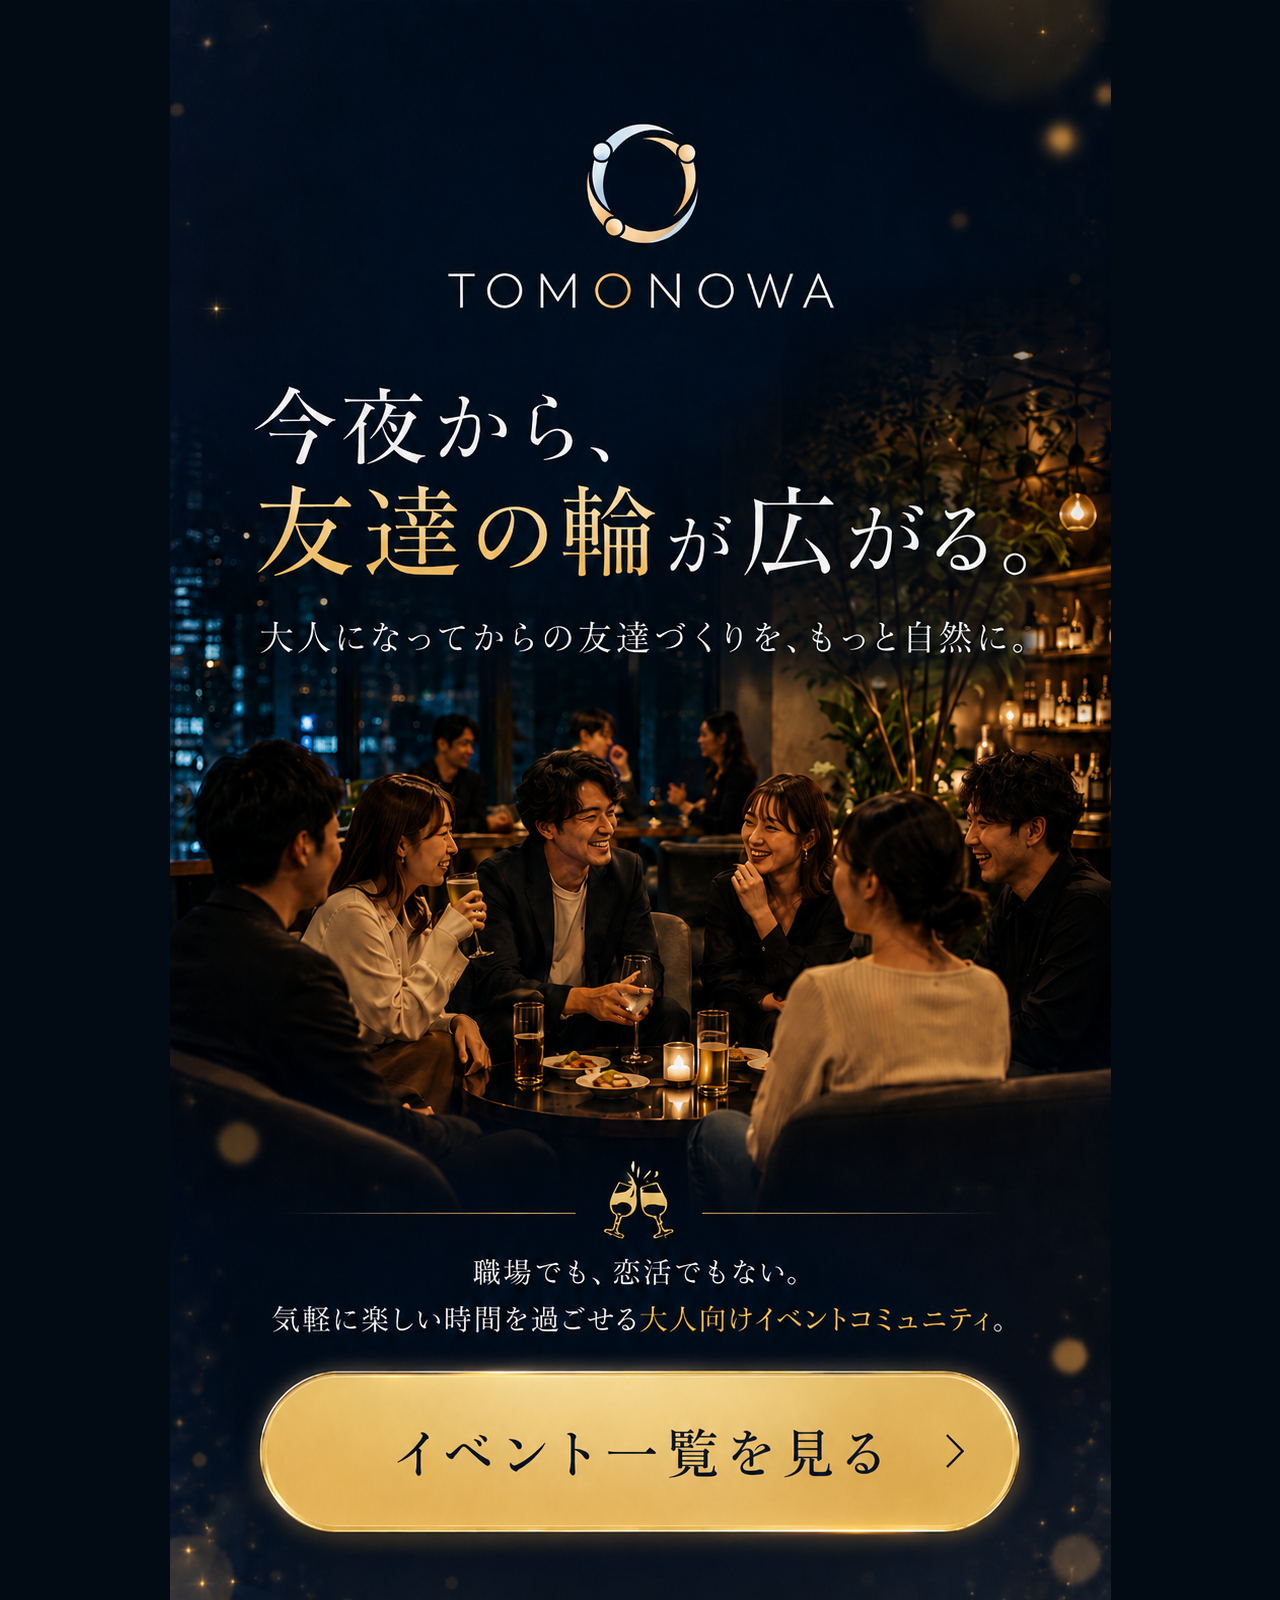
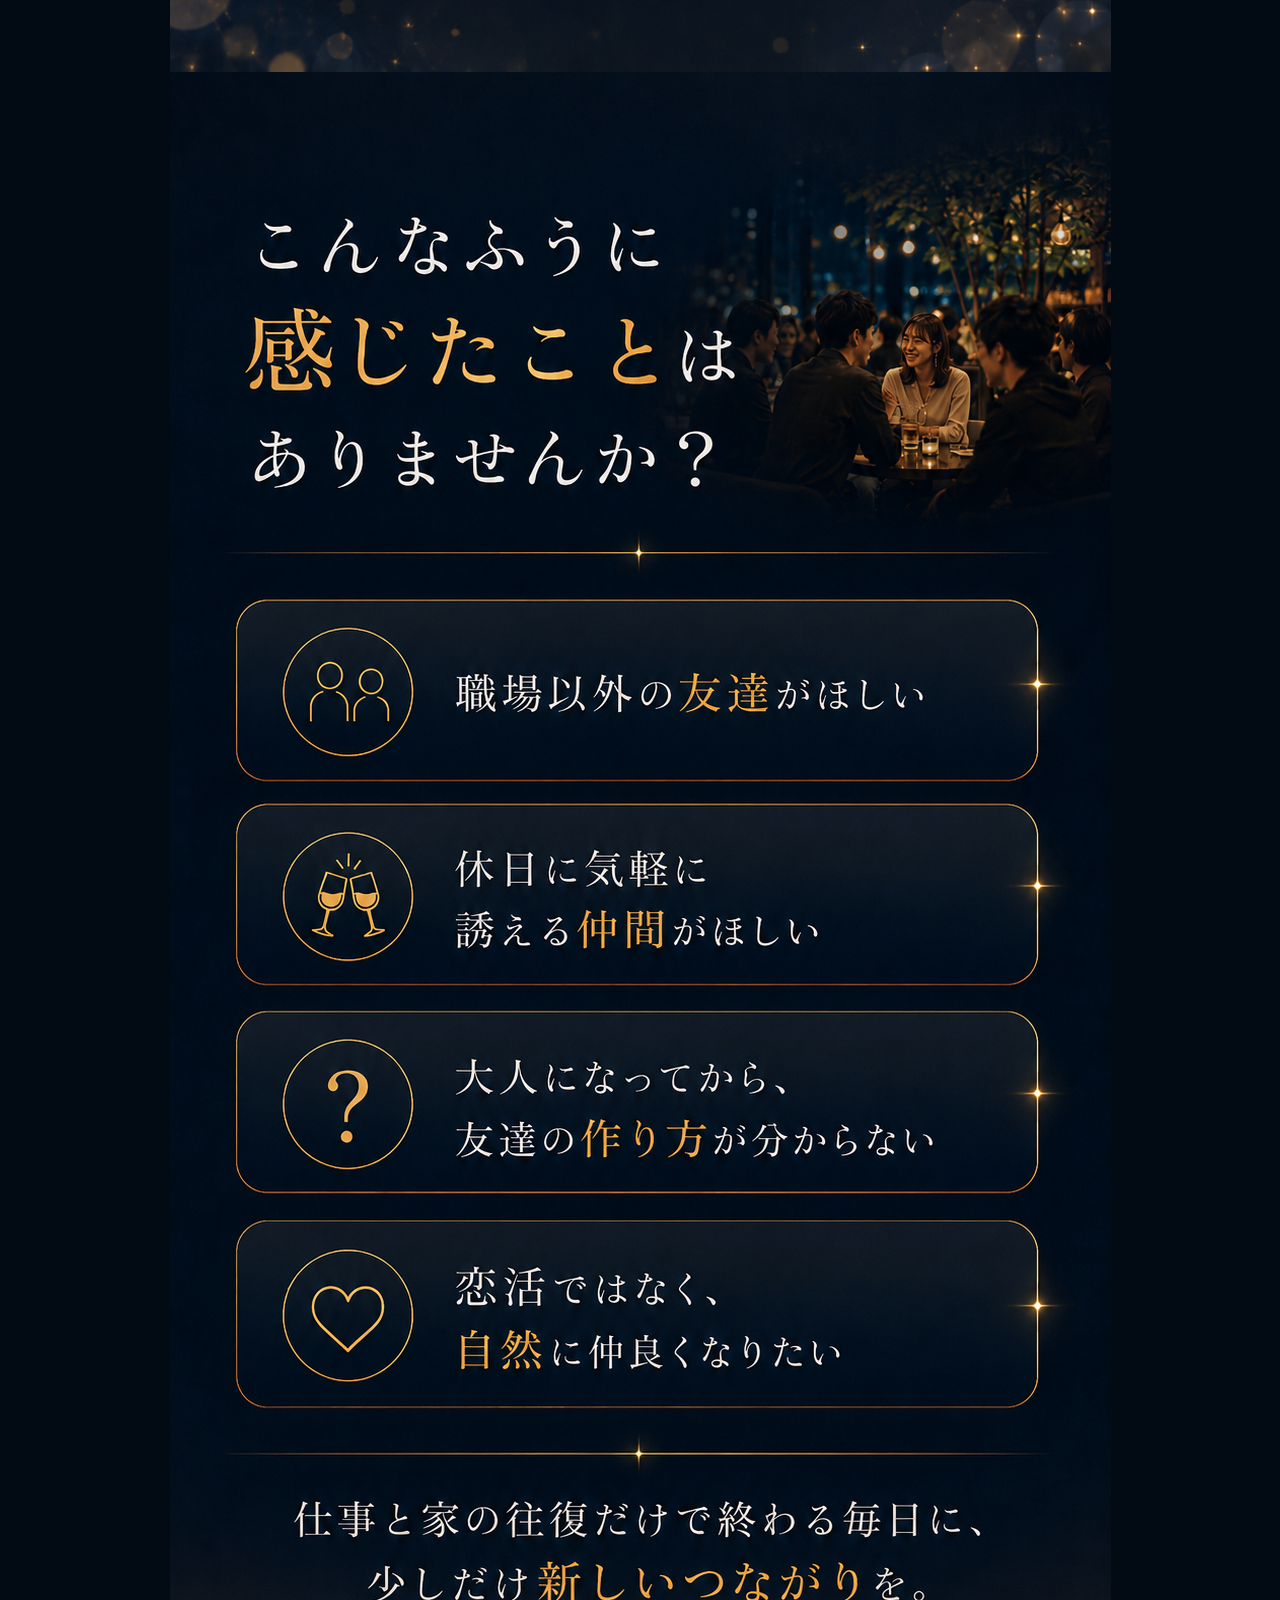
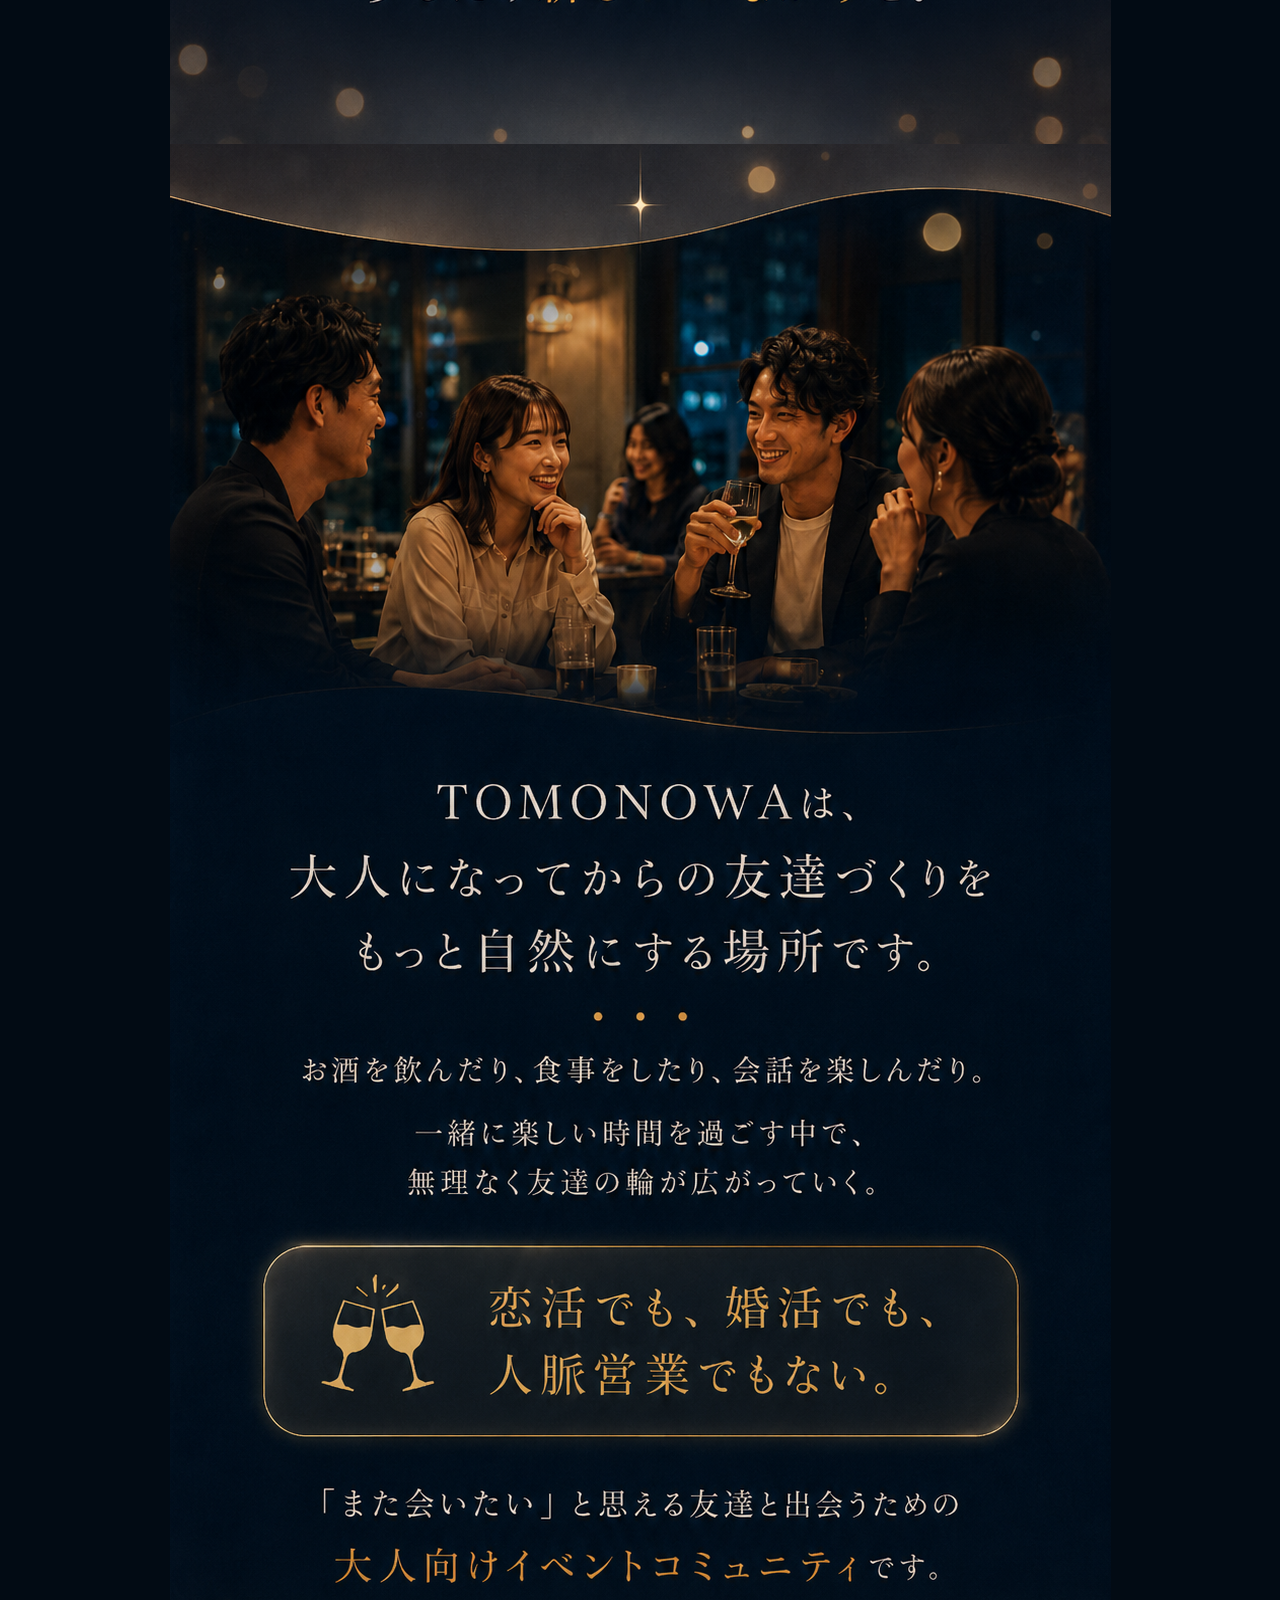
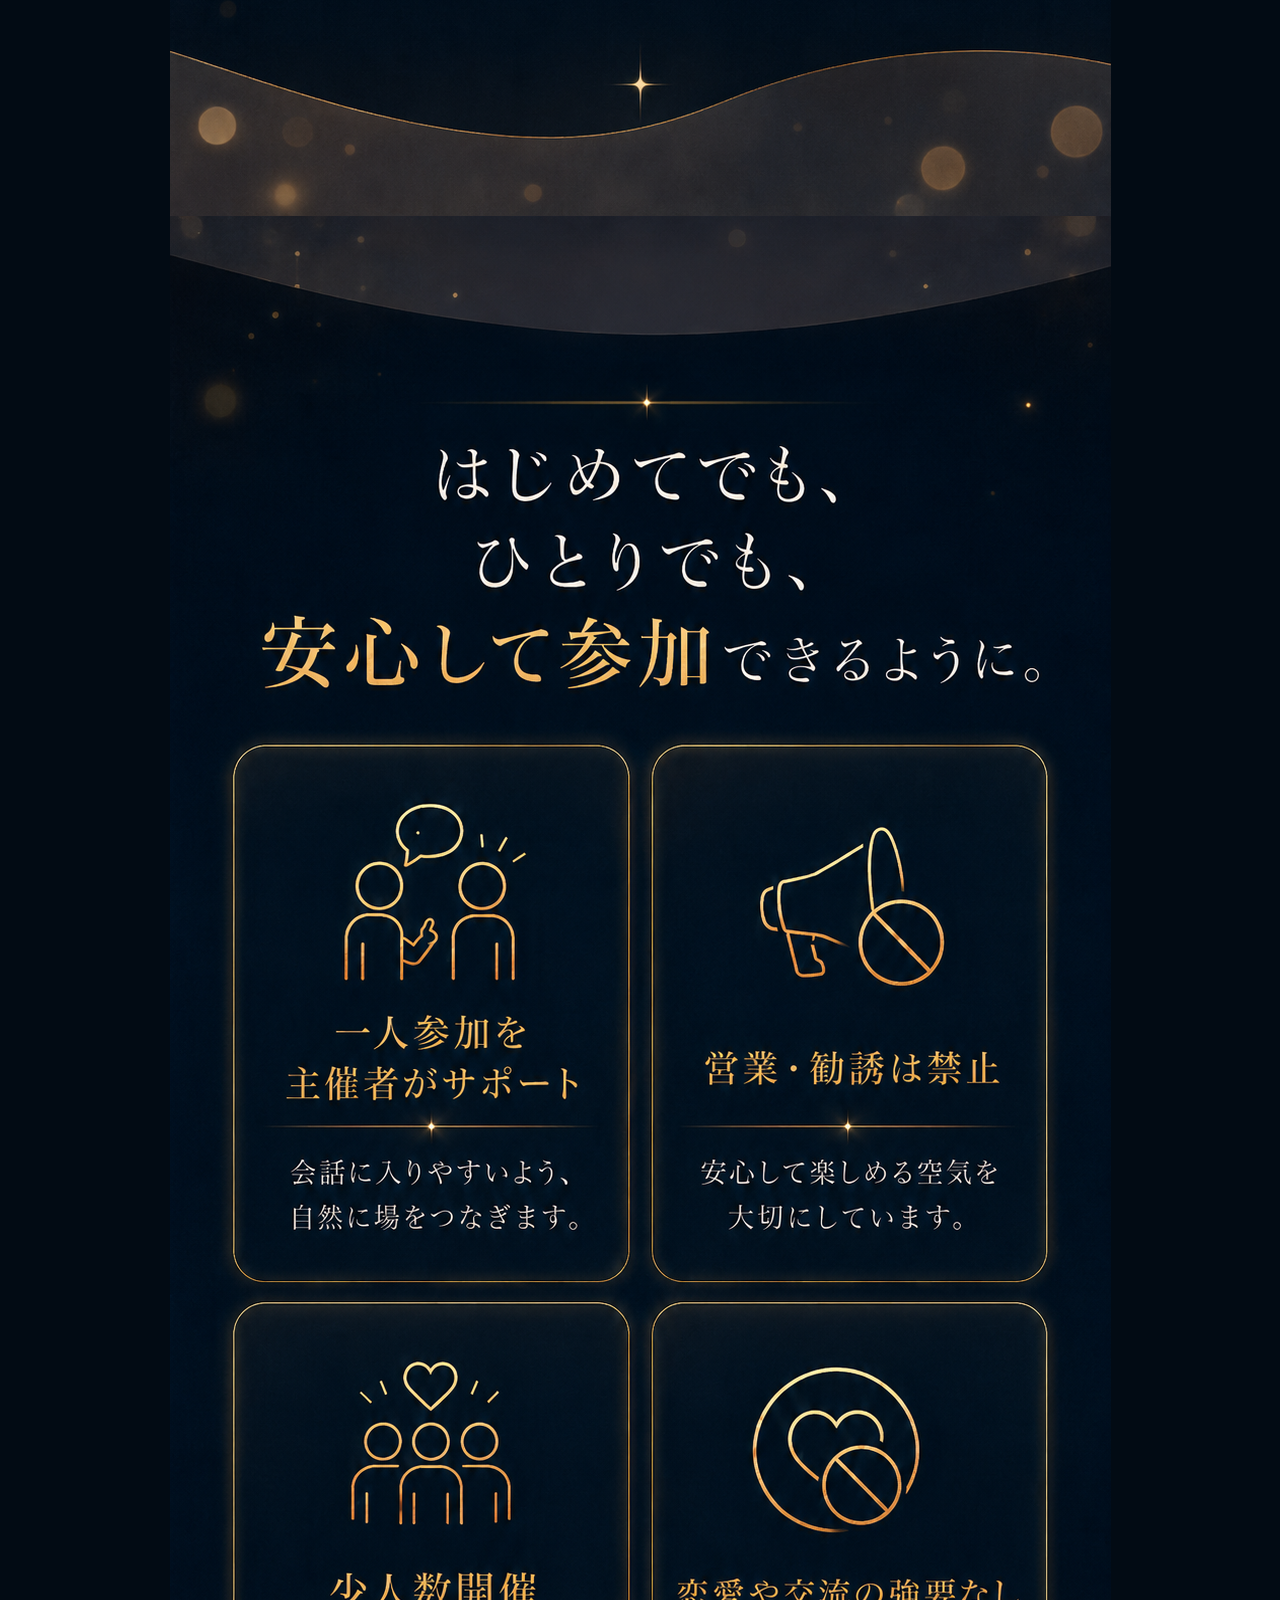
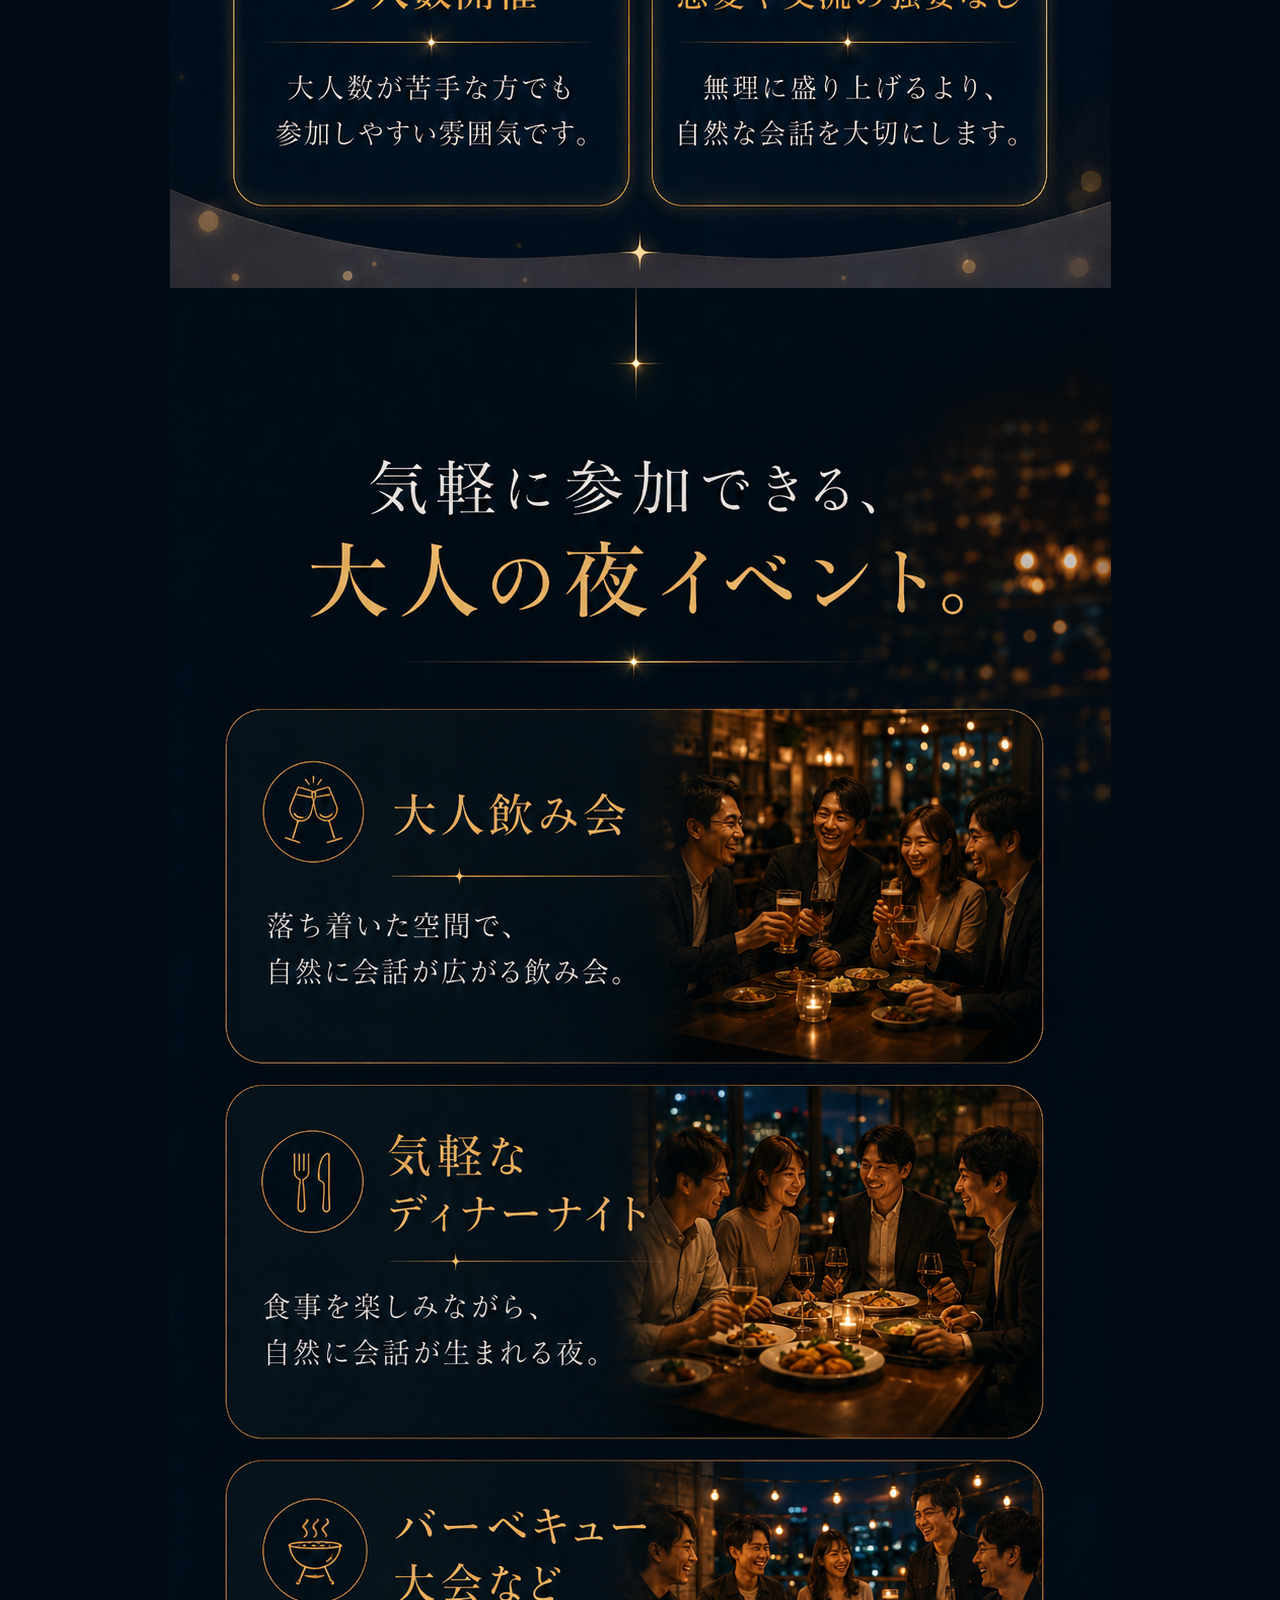
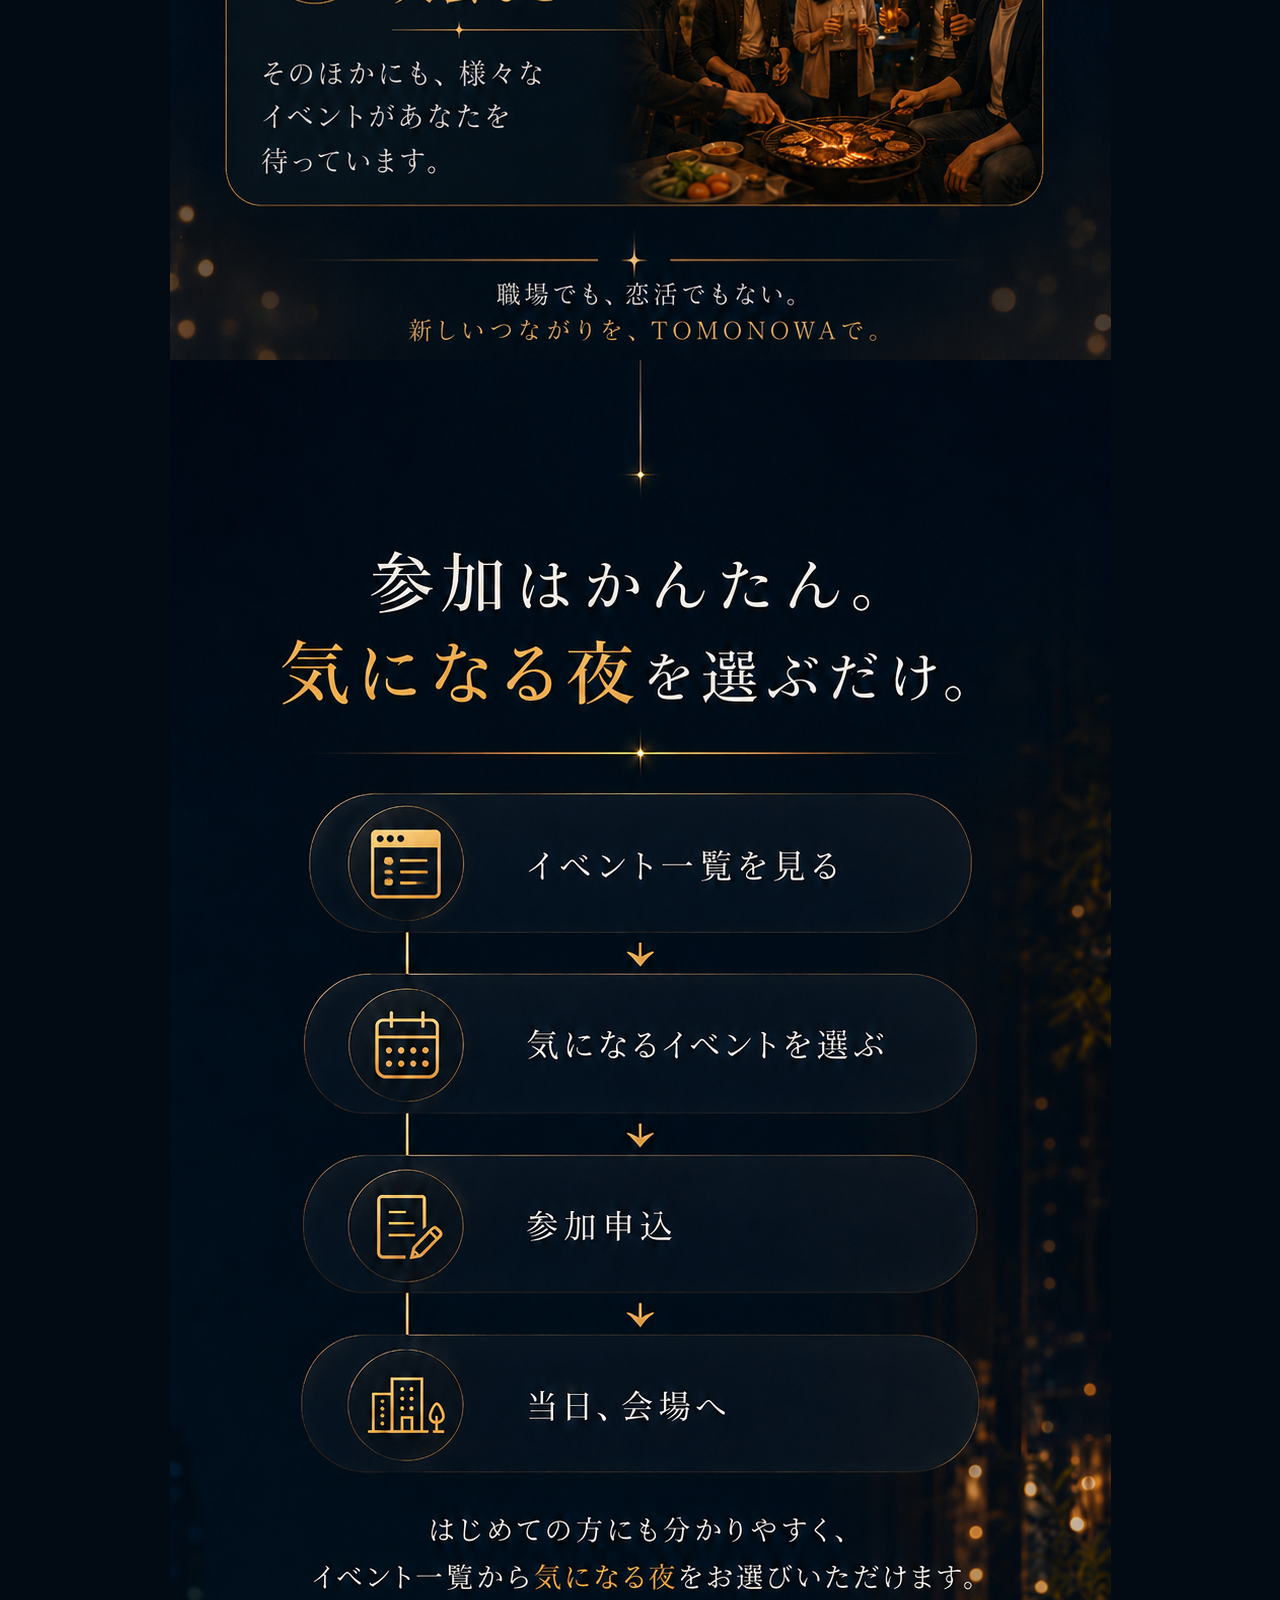
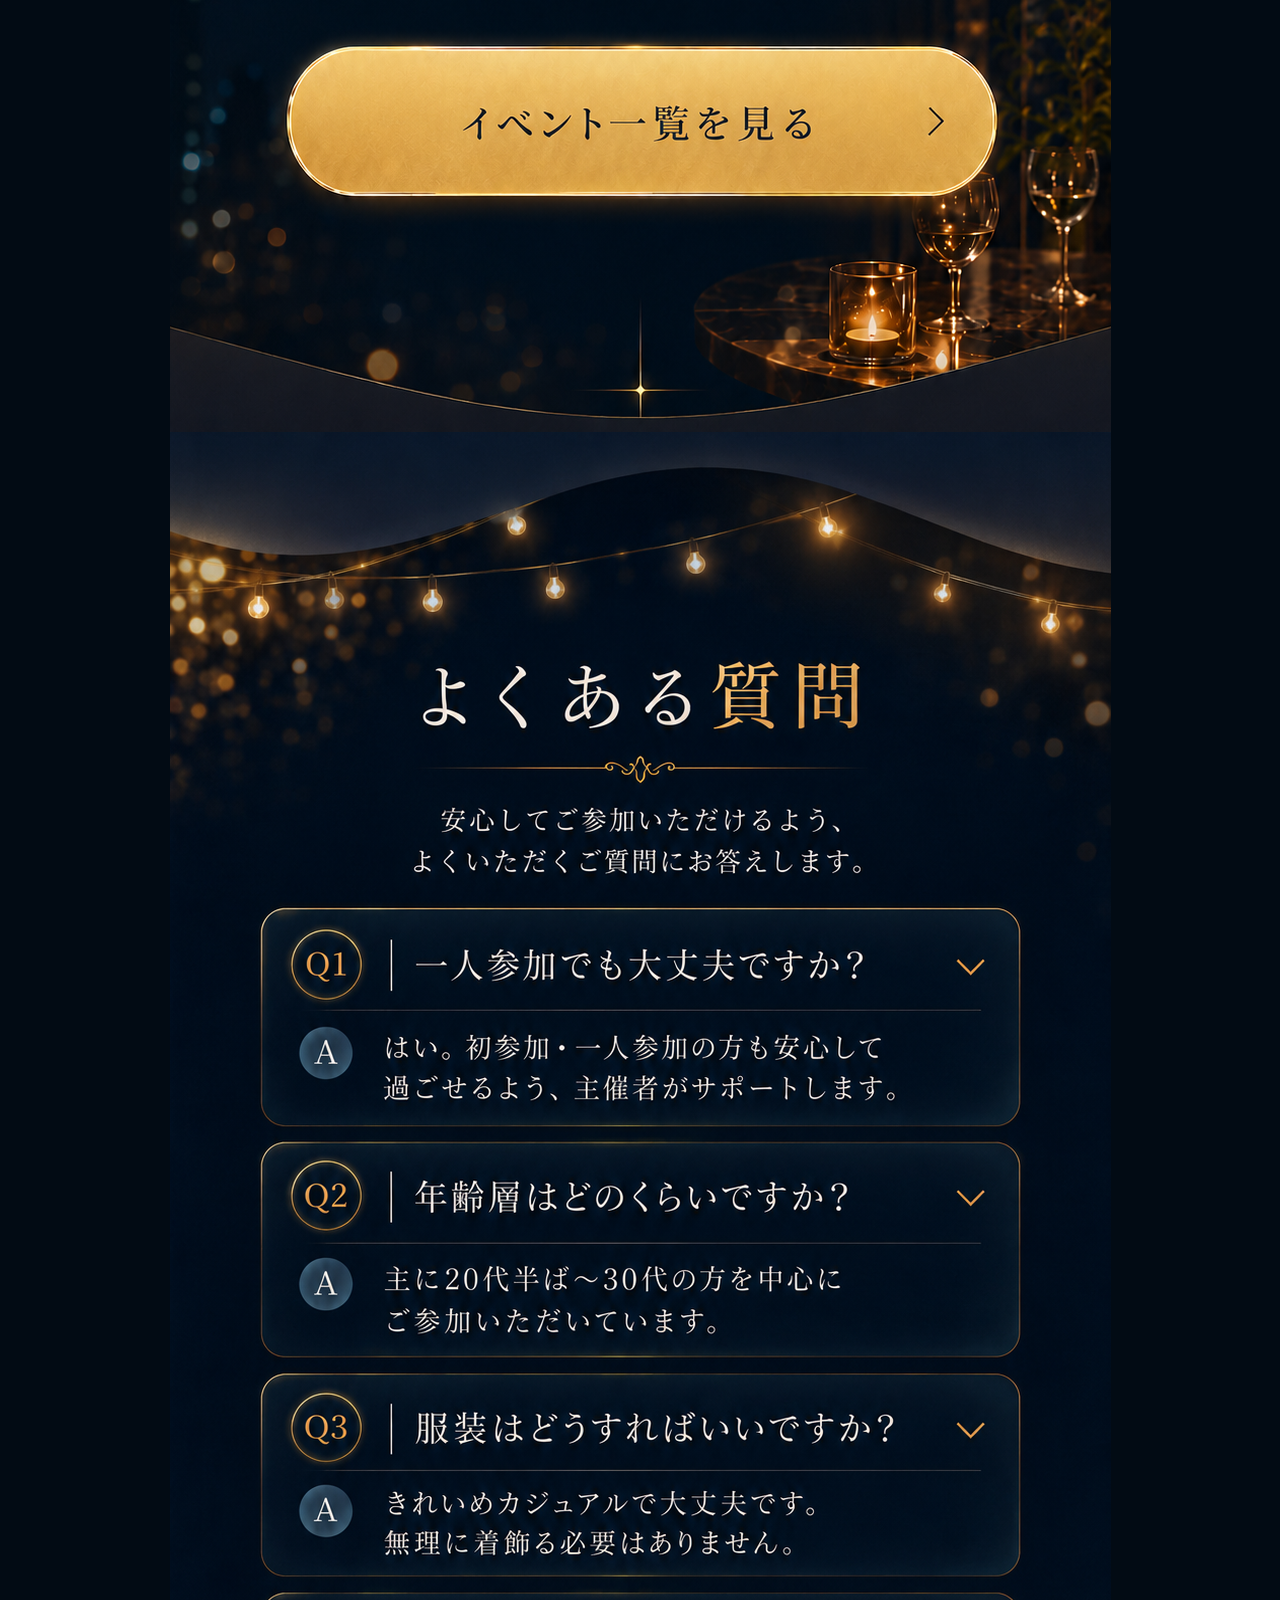
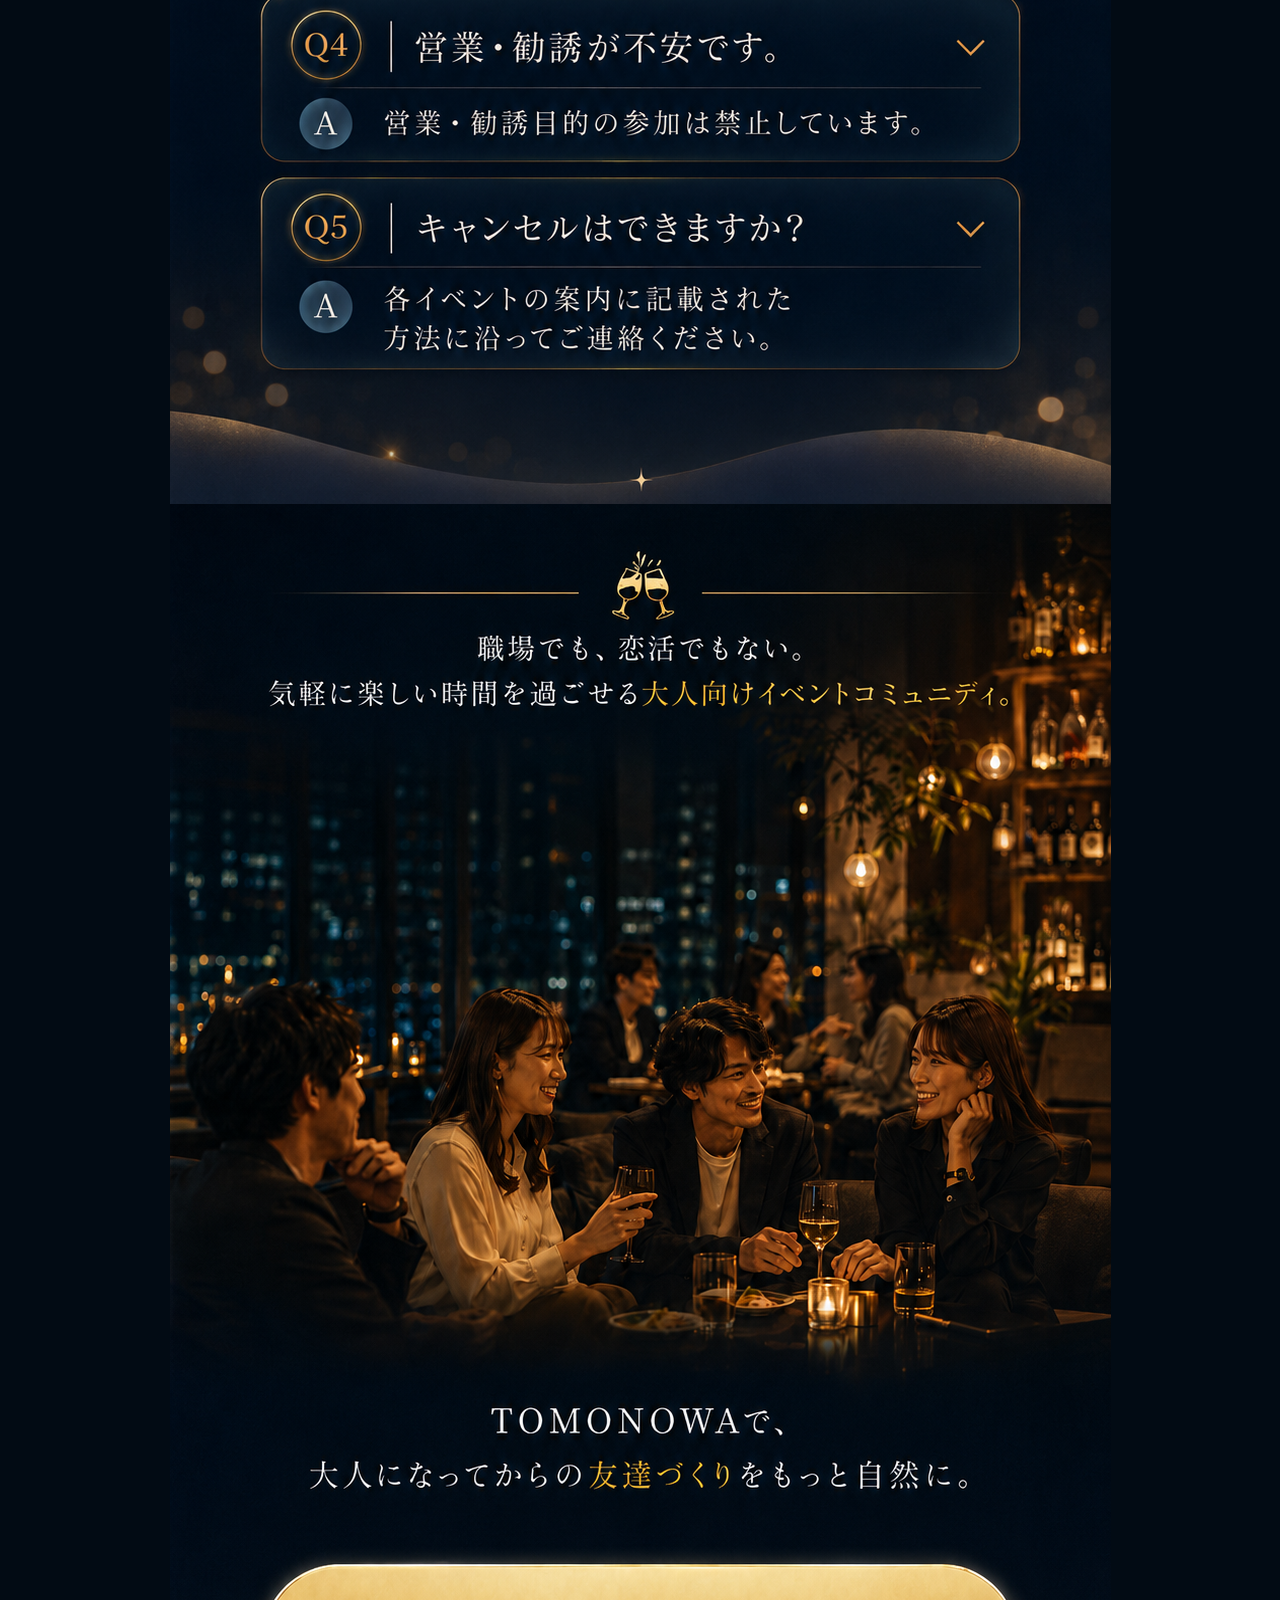
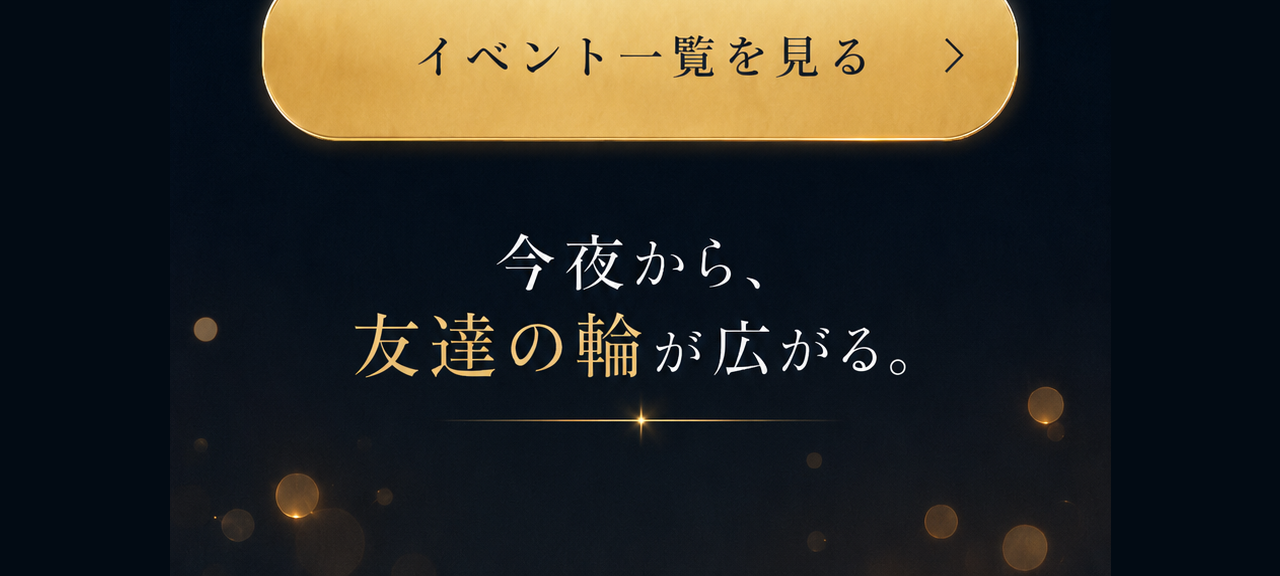
<file: index.html>
<!doctype html>
<html lang="ja">
<head>
  <meta charset="utf-8">
  <meta name="viewport" content="width=device-width, initial-scale=1">
  <title>TOMONOWA | 今夜から、友達の輪が広がる。</title>
  <style>
    * { box-sizing: border-box; }
    html { scroll-behavior: smooth; }
    body {
      margin: 0;
      min-height: 100%;
      background: #020b14;
      color: #f7f3ea;
      font-family: "Yu Gothic UI", "Noto Sans JP", system-ui, sans-serif;
    }
    button, input { font: inherit; }
    a.apply-button {
      display: inline-grid;
      place-items: center;
      text-decoration: none;
    }
    .lp {
      width: min(100%, 941px);
      margin: 0 auto;
      background: #020b14;
    }
    .lp-section {
      position: relative;
      width: 100%;
      line-height: 0;
    }
    .lp-section img {
      display: block;
      width: 100%;
      height: auto;
    }
    .cta-hit {
      position: absolute;
      z-index: 2;
      display: block;
    }
    .cta-hit--hero {
      left: 9.5%;
      right: 9.5%;
      top: 79.2%;
      height: 8.6%;
    }
    .cta-hit--flow {
      left: 12.5%;
      right: 12.5%;
      top: 73.6%;
      height: 8.9%;
    }
    .cta-hit--final {
      left: 9.5%;
      right: 9.5%;
      top: 63.8%;
      height: 8.9%;
    }
    .cta-hit:focus-visible {
      outline: 4px solid #fff;
      outline-offset: -4px;
    }
    .current-event {
      position: relative;
      padding: clamp(64px, 10vw, 112px) clamp(22px, 7vw, 86px);
      overflow: visible;
      background:
        radial-gradient(circle at 20% 0%, rgba(221, 171, 80, .16), transparent 34%),
        radial-gradient(circle at 82% 14%, rgba(60, 136, 180, .14), transparent 36%),
        linear-gradient(180deg, #020b14 0%, #061521 48%, #020b14 100%);
    }
    .current-event:before,
    .current-event:after {
      content: "";
      position: absolute;
      left: 12%;
      right: 12%;
      height: 1px;
      background: linear-gradient(90deg, transparent, rgba(229, 184, 101, .82), transparent);
    }
    .current-event:before { top: 34px; }
    .current-event:after { bottom: 34px; }
    .event-kicker {
      margin: 0 0 16px;
      color: #e5b865;
      font-size: 12px;
      font-weight: 700;
      letter-spacing: .22em;
      text-align: center;
    }
    .event-title {
      margin: 0;
      color: #fff;
      font-family: "Yu Mincho", "Hiragino Mincho ProN", serif;
      font-size: clamp(34px, 7vw, 72px);
      font-weight: 500;
      line-height: 1.22;
      letter-spacing: .04em;
      text-align: center;
    }
    .event-title span { color: #e5b865; }
    .event-lead {
      max-width: 680px;
      margin: 22px auto 42px;
      color: #d9d1c2;
      font-size: clamp(14px, 2.4vw, 18px);
      line-height: 2;
      text-align: center;
    }
    .event-layout {
      display: grid;
      grid-template-columns: .9fr 1.1fr;
      gap: 30px;
      align-items: start;
    }
    .flyer-frame {
      padding: 10px;
      border: 1px solid rgba(229, 184, 101, .34);
      background: rgba(255, 255, 255, .04);
      box-shadow: 0 30px 90px rgba(0, 0, 0, .38);
    }
    .flyer-frame img {
      display: block;
      width: 100%;
      height: auto;
      background: #fff;
    }
    .event-detail {
      border-top: 1px solid rgba(229, 184, 101, .34);
      border-bottom: 1px solid rgba(229, 184, 101, .34);
      padding: 10px 0 0;
    }
    .next-event-card {
      margin: 56px auto 0;
      max-width: 920px;
      padding: clamp(28px, 5vw, 48px);
      border: 1px solid rgba(229, 184, 101, .42);
      background:
        radial-gradient(circle at 20% 0%, rgba(229, 184, 101, .16), transparent 32%),
        linear-gradient(135deg, rgba(255, 255, 255, .06), rgba(255, 255, 255, .025));
      box-shadow: 0 30px 100px rgba(0, 0, 0, .32);
      text-align: left;
    }
    .next-event-kicker {
      margin: 0 0 12px;
      color: #8fd8ff;
      font-size: 11px;
      font-weight: 800;
      letter-spacing: .22em;
    }
    .next-event-card h2 {
      margin: 0 0 16px;
      color: #fff;
      font-family: "Yu Mincho", "Hiragino Mincho ProN", serif;
      font-size: clamp(28px, 5vw, 48px);
      line-height: 1.25;
      letter-spacing: .04em;
    }
    .next-event-card h2 span { color: #e5b865; }
    .next-event-card > p {
      margin: 0 0 28px;
      color: #d9d1c2;
      font-size: clamp(13px, 2.2vw, 16px);
      line-height: 2;
    }
    .next-event-grid {
      display: grid;
      grid-template-columns: repeat(2, minmax(0, 1fr));
      gap: 0 30px;
      border-top: 1px solid rgba(255, 255, 255, .12);
      border-bottom: 1px solid rgba(255, 255, 255, .12);
      margin-bottom: 28px;
    }
    .next-event-fact {
      display: grid;
      grid-template-columns: 90px 1fr;
      gap: 14px;
      padding: 17px 0;
      border-bottom: 1px solid rgba(255, 255, 255, .1);
    }
    .next-event-fact:nth-last-child(-n+2) { border-bottom: 0; }
    .next-event-fact span {
      color: #9db3c1;
      font-size: 12px;
      font-weight: 800;
      letter-spacing: .12em;
    }
    .next-event-fact b {
      color: #fff;
      font-size: 15px;
      line-height: 1.7;
    }
    .next-event-button {
      display: inline-flex;
      align-items: center;
      justify-content: center;
      min-height: 54px;
      padding: 0 28px;
      border: 1px solid rgba(229, 184, 101, .52);
      color: #e5b865;
      background: rgba(229, 184, 101, .08);
      font-weight: 800;
      letter-spacing: .08em;
    }
    .fact {
      display: grid;
      grid-template-columns: 106px 1fr;
      gap: 18px;
      padding: 17px 0;
      border-bottom: 1px solid rgba(255, 255, 255, .12);
      line-height: 1.7;
    }
    .fact:last-child { border-bottom: 0; }
    .fact span {
      color: #9db3c1;
      font-size: 12px;
      font-weight: 700;
      letter-spacing: .12em;
    }
    .fact b {
      color: #fff;
      font-size: 15px;
      font-weight: 700;
    }
    .price-note {
      margin: 22px 0 0;
      color: #d9d1c2;
      font-size: 12px;
      line-height: 1.9;
      text-align: center;
    }
    .seat-status {
      max-width: 760px;
      margin: 30px auto 0;
      padding: 26px;
      border: 1px solid rgba(229, 184, 101, .46);
      background:
        radial-gradient(circle at 50% 0%, rgba(229, 184, 101, .16), transparent 42%),
        rgba(255, 255, 255, .045);
      box-shadow: 0 24px 80px rgba(0, 0, 0, .28);
    }
    .seat-status__title {
      margin: 0 0 18px;
      color: #fff;
      font-size: clamp(18px, 3vw, 26px);
      font-weight: 800;
      text-align: center;
      letter-spacing: .08em;
    }
    .seat-status__title span { color: #e5b865; }
    .seat-status__grid {
      display: grid;
      grid-template-columns: repeat(2, minmax(0, 1fr));
      gap: 16px;
    }
    .seat-card {
      padding: 20px;
      border: 1px solid rgba(255, 255, 255, .16);
      background: rgba(3, 19, 31, .72);
      text-align: center;
    }
    .seat-card__label {
      margin: 0 0 10px;
      color: #9db3c1;
      font-size: 12px;
      font-weight: 800;
      letter-spacing: .16em;
    }
    .seat-card__count {
      margin: 0;
      color: #fff;
      font-size: clamp(28px, 5vw, 44px);
      font-weight: 900;
      line-height: 1;
    }
    .seat-card__count span {
      color: #e5b865;
      font-size: 1.2em;
    }
    .seat-card__note {
      margin: 12px 0 0;
      color: #d9d1c2;
      font-size: 12px;
      line-height: 1.7;
    }
    .seat-bar {
      height: 8px;
      margin-top: 16px;
      overflow: hidden;
      background: rgba(255, 255, 255, .12);
    }
    .seat-bar span {
      display: block;
      height: 100%;
      background: linear-gradient(90deg, #8dd9ff, #e5b865);
    }
    .seat-status__caption {
      margin: 18px 0 0;
      color: #e5b865;
      font-size: 12px;
      font-weight: 800;
      text-align: center;
      letter-spacing: .08em;
    }
    .matching-note {
      position: relative;
      max-width: 760px;
      margin: 54px auto 0;
      padding: clamp(34px, 6vw, 58px) clamp(24px, 6vw, 64px);
      overflow: visible;
      border: 1px solid rgba(143, 216, 255, .3);
      background:
        radial-gradient(circle at 50% 0%, rgba(143, 216, 255, .16), transparent 42%),
        radial-gradient(circle at 86% 82%, rgba(229, 184, 101, .11), transparent 34%),
        linear-gradient(180deg, rgba(255, 255, 255, .06), rgba(255, 255, 255, .025));
      text-align: center;
      box-shadow:
        0 34px 100px rgba(0, 0, 0, .32),
        inset 0 1px 0 rgba(255, 255, 255, .08);
      opacity: 0;
      transform: translateY(44px) scale(.94) rotate(-1.2deg);
      transform-origin: center center;
      will-change: transform, opacity, filter;
    }
    .matching-note.is-visible {
      animation: matchingPop .98s cubic-bezier(.18, 1.35, .28, 1) .16s forwards;
    }
    .matching-note.is-visible:after {
      content: "";
      position: absolute;
      inset: -1px;
      pointer-events: none;
      border: 1px solid rgba(229, 184, 101, .36);
      opacity: 0;
      animation: matchingFlash 1.05s ease-out .28s forwards;
    }
    .heart-burst {
      position: absolute;
      inset: 0;
      z-index: 0;
      pointer-events: none;
    }
    .heart {
      position: absolute;
      left: var(--left);
      top: var(--top);
      width: var(--size);
      height: var(--size);
      opacity: 0;
      background: var(--heart-color);
      filter:
        drop-shadow(0 0 12px rgba(255, 255, 255, .22))
        drop-shadow(0 0 18px rgba(255, 80, 112, .18));
      transform: rotate(-45deg) scale(.18);
    }
    .heart:before,
    .heart:after {
      content: "";
      position: absolute;
      width: 100%;
      height: 100%;
      border-radius: 50%;
      background: inherit;
    }
    .heart:before { top: -50%; left: 0; }
    .heart:after { top: 0; left: 50%; }
    .matching-note.is-visible .heart {
      animation: heartBurst 1.45s ease-out var(--delay) both;
    }
    .matching-note > :not(.heart-burst) {
      position: relative;
      z-index: 1;
    }
    .heart--1 { --left: 17%; --top: 62%; --size: 15px; --tx: -70px; --ty: -98px; --s: 1.1; --delay: .02s; --heart-color: rgba(255, 255, 255, .92); }
    .heart--2 { --left: 26%; --top: 53%; --size: 18px; --tx: -44px; --ty: -132px; --s: 1.2; --delay: .08s; --heart-color: rgba(255, 82, 118, .9); }
    .heart--3 { --left: 38%; --top: 66%; --size: 13px; --tx: -20px; --ty: -110px; --s: .95; --delay: .14s; --heart-color: rgba(255, 255, 255, .78); }
    .heart--4 { --left: 52%; --top: 58%; --size: 21px; --tx: 6px; --ty: -150px; --s: 1.18; --delay: .04s; --heart-color: rgba(255, 95, 128, .86); }
    .heart--5 { --left: 64%; --top: 67%; --size: 14px; --tx: 44px; --ty: -118px; --s: 1; --delay: .12s; --heart-color: rgba(255, 255, 255, .86); }
    .heart--6 { --left: 75%; --top: 55%; --size: 17px; --tx: 70px; --ty: -126px; --s: 1.08; --delay: .18s; --heart-color: rgba(255, 73, 108, .82); }
    .heart--7 { --left: 44%; --top: 42%; --size: 11px; --tx: -54px; --ty: -80px; --s: .88; --delay: .22s; --heart-color: rgba(255, 255, 255, .72); }
    .heart--8 { --left: 58%; --top: 43%; --size: 12px; --tx: 58px; --ty: -88px; --s: .9; --delay: .26s; --heart-color: rgba(255, 118, 145, .72); }
    @keyframes matchingPop {
      0% {
        opacity: 0;
        transform: translateY(44px) scale(.94) rotate(-1.2deg);
        filter: blur(2px);
      }
      55% {
        opacity: 1;
        transform: translateY(-6px) scale(1.035) rotate(.55deg);
        filter: blur(0);
      }
      76% {
        transform: translateY(3px) scale(.992) rotate(-.18deg);
      }
      100% {
        opacity: 1;
        transform: translateY(0) scale(1) rotate(0);
        filter: blur(0);
      }
    }
    @keyframes heartBurst {
      0% {
        opacity: 0;
        transform: translate(0, 20px) rotate(-45deg) scale(.18);
        filter:
          blur(4px)
          drop-shadow(0 0 12px rgba(255, 255, 255, .18));
      }
      18% {
        opacity: .95;
        transform: translate(0, 0) rotate(-45deg) scale(.92);
        filter:
          blur(0)
          drop-shadow(0 0 14px rgba(255, 255, 255, .3))
          drop-shadow(0 0 22px rgba(255, 80, 112, .2));
      }
      100% {
        opacity: 0;
        transform: translate(var(--tx), var(--ty)) rotate(-45deg) scale(var(--s));
        filter:
          blur(2px)
          drop-shadow(0 0 20px rgba(255, 255, 255, .12));
      }
    }
    @keyframes matchingFlash {
      0% {
        opacity: 0;
        transform: scale(.96);
      }
      35% {
        opacity: 1;
      }
      100% {
        opacity: 0;
        transform: scale(1.06);
      }
    }
    .matching-kicker {
      margin: 0 0 14px;
      color: #8dd9ff;
      font-size: 12px;
      font-weight: 800;
      letter-spacing: .2em;
    }
    .matching-note h2 {
      margin: 0 0 12px;
      color: #fff;
      font-family: "Yu Mincho", "Hiragino Mincho ProN", serif;
      font-size: clamp(34px, 7vw, 68px);
      font-weight: 600;
      line-height: 1.18;
      letter-spacing: .05em;
    }
    .matching-note h2 span { color: #e5b865; }
    .matching-subcopy {
      margin: 12px 0 26px;
      color: #e5b865;
      font-family: "Yu Mincho", "Hiragino Mincho ProN", serif;
      font-size: clamp(22px, 4.2vw, 40px);
      font-weight: 600;
      line-height: 1.45;
      letter-spacing: .05em;
    }
    .matching-note p {
      margin: 0 auto;
      max-width: 540px;
      color: #d9d1c2;
      font-size: 14px;
      line-height: 2;
    }
    .event-apply-wrap {
      max-width: 760px;
      margin: 0 auto;
    }
    .apply-button {
      width: 100%;
      margin-top: 24px;
      min-height: 70px;
      border: 1px solid rgba(255, 244, 199, .74);
      background: linear-gradient(180deg, #ffe7a2 0%, #dca64a 100%);
      color: #07121c;
      font-family: "Yu Mincho", "Hiragino Mincho ProN", serif;
      font-size: clamp(19px, 3vw, 28px);
      font-weight: 700;
      letter-spacing: .16em;
      cursor: pointer;
      box-shadow: 0 0 28px rgba(229, 184, 101, .26);
      transition: transform .18s ease, filter .18s ease;
    }
    .apply-button:hover {
      transform: translateY(-2px);
      filter: brightness(1.05);
    }
    .apply-button--event {
      border-color: rgba(143, 216, 255, .78);
      background: linear-gradient(180deg, #8dd9ff 0%, #2a92cf 48%, #0c4e7b 100%);
      color: #fff;
      font-family: "Yu Gothic UI", "Noto Sans JP", system-ui, sans-serif;
      font-size: clamp(17px, 2.5vw, 24px);
      letter-spacing: .12em;
      text-shadow: 0 1px 0 rgba(0, 0, 0, .18);
      box-shadow:
        0 0 28px rgba(89, 179, 233, .34),
        inset 0 1px 0 rgba(255, 255, 255, .42);
    }
    .apply-button--event:hover {
      filter: brightness(1.08) saturate(1.06);
    }
    .modal {
      display: none;
      position: fixed;
      inset: 0;
      z-index: 20;
      padding: 16px;
      overflow: auto;
      background: rgba(0, 5, 10, .86);
    }
    .modal.open {
      display: grid;
      place-items: center;
    }
    .dialog {
      position: relative;
      width: min(760px, 100%);
      padding: clamp(28px, 5vw, 44px);
      background: #f7fbfd;
      color: #071b2b;
      box-shadow: 0 35px 120px rgba(0, 0, 0, .55);
    }
    .close {
      position: absolute;
      top: 10px;
      right: 16px;
      border: 0;
      background: transparent;
      font-size: 30px;
      cursor: pointer;
    }
    .dialog h2 {
      margin: 0 0 16px;
      font-size: clamp(26px, 5vw, 40px);
      line-height: 1.35;
    }
    .info {
      padding: 16px 18px;
      margin: 18px 0;
      border-left: 4px solid #071b2b;
      background: #e8f2f6;
      line-height: 1.8;
    }
    .discount-offer {
      margin: 22px 0 0;
      padding: 18px 20px;
      border: 1px solid rgba(229, 184, 101, .72);
      border-radius: 8px;
      background: linear-gradient(120deg, rgba(229, 184, 101, .16), rgba(143, 216, 255, .1));
      text-align: center;
      box-shadow: inset 0 1px 0 rgba(255, 255, 255, .12);
    }
    .discount-offer__kicker {
      margin: 0 0 7px;
      color: #e5b865;
      font-size: 11px;
      font-weight: 900;
      letter-spacing: .16em;
    }
    .discount-offer__main {
      margin: 0;
      color: #fff6de;
      font-size: clamp(17px, 2.4vw, 23px);
      font-weight: 900;
      line-height: 1.55;
    }
    .discount-offer__main strong { color: #8dd9ff; }
    .discount-offer__note {
      margin: 7px 0 0;
      color: #d9d1c2;
      font-size: 12px;
      line-height: 1.7;
    }
    .form {
      display: grid;
      grid-template-columns: 1fr 1fr;
      gap: 14px 16px;
    }
    .field { display: grid; gap: 6px; }
    .field.full { grid-column: 1 / -1; }
    .field label {
      font-size: 12px;
      font-weight: 800;
    }
    .field input {
      width: 100%;
      padding: 12px;
      border: 1px solid #c7d5dc;
      background: #fff;
    }
    .choice {
      display: flex;
      gap: 8px;
      flex-wrap: wrap;
    }
    .choice label {
      flex: 1;
      min-width: 130px;
      padding: 11px;
      border: 1px solid #c7d5dc;
      background: #fff;
      cursor: pointer;
    }
    .choice input { width: auto; }
    .form .apply-button,
    .message { grid-column: 1 / -1; }
    .message {
      display: none;
      margin: 0;
      color: #b3261e;
      font-size: 12px;
      font-weight: 800;
    }
    .success {
      text-align: center;
      padding: 42px 0;
    }
    @media (max-width: 760px) {
      .event-layout { display: block; }
      .event-detail { margin-top: 28px; }
      .seat-status__grid { grid-template-columns: 1fr; }
      .next-event-grid { grid-template-columns: 1fr; }
      .next-event-fact:nth-last-child(-n+2) { border-bottom: 1px solid rgba(255, 255, 255, .1); }
      .next-event-fact:last-child { border-bottom: 0; }
      .fact { grid-template-columns: 88px 1fr; }
      .form { grid-template-columns: 1fr; }
      .field.full,
      .form .apply-button,
      .message { grid-column: auto; }
    }
    @media (prefers-reduced-motion: reduce) {
      .matching-note {
        opacity: 1;
        transform: none;
        will-change: auto;
      }
      .matching-note.is-visible,
      .matching-note.is-visible:after {
        animation: none;
      }
      .matching-note.is-visible .heart {
        animation: none;
      }
    }
  </style>
</head>
<body>
  <main class="lp">
    <section class="lp-section">
      <img src="lp-assets/01-hero.png" alt="TOMONOWA 今夜から、友達の輪が広がる。">
      <a class="cta-hit cta-hit--hero" href="https://martech0000.github.io/picross-tomonowa-lp/" aria-label="イベント一覧を見る"></a>
    </section>

    <section class="lp-section"><img src="lp-assets/02-pain.png" alt="こんなふうに感じたことはありませんか？"></section>
    <section class="lp-section"><img src="lp-assets/03-about.png" alt="TOMONOWAとは"></section>
    <section class="lp-section"><img src="lp-assets/04-reassurance.png" alt="はじめてでも、ひとりでも、安心して参加できるように。"></section>
    <section class="lp-section"><img src="lp-assets/05-events.png" alt="気軽に参加できる、大人の夜イベント。"></section>

    <section class="lp-section">
      <img src="lp-assets/06-flow.png" alt="参加はかんたん。気になる夜を選ぶだけ。">
      <a class="cta-hit cta-hit--flow" href="https://martech0000.github.io/picross-tomonowa-lp/" aria-label="イベント一覧を見る"></a>
    </section>
    <section class="lp-section"><img src="lp-assets/07-faq.png" alt="よくある質問"></section>
    <section class="lp-section">
      <img src="lp-assets/08-final-cta.png" alt="TOMONOWA イベント一覧を見る">
      <a class="cta-hit cta-hit--final" href="https://martech0000.github.io/picross-tomonowa-lp/" aria-label="イベント一覧を見る"></a>
    </section>
  </main>

  <div class="modal" id="modal">
    <div class="dialog">
      <button class="close" onclick="closeForm()">×</button>
      <div id="dialog"></div>
    </div>
  </div>

  <script>
    const GAS_ENDPOINT = "https://script.google.com/macros/s/AKfycbyIrmW711bkwM6e6iNx8z06gMQmmEa6kZ68pFbkxGo6RXV6qGl8Q4EPX0B5CSfyQGp0/exec";
    const EVENT = {
      id: "tomonowa-natsumatsuri-2026-08-16",
      title: "TOMONOWA 大人の夏祭り 2026",
      date: "2026年8月16日（日）18:00〜21:00",
      venue: "池袋／会場詳細はお申し込み後にご案内します",
      capacity: 100
    };

    function openForm() {
      dialog.innerHTML = `<h2>TOMONOWA 大人の夏祭り 2026<br>参加申し込み</h2>
        <div class="info"><b>${EVENT.date}</b><br>場所：池袋（会場詳細はお申し込み後にご案内します）<br>通常：女性 3,000円 / 男性 7,000円<br><b>7月中の申込で500円引き、さらに事前振込で500円引き。</b><br><small>最大1,000円引き。振込先はお申し込み後にご案内します。定員に達し次第、受付を終了します。</small></div>
        <form class="form" onsubmit="apply(event)" novalidate>
          <div class="field full"><label>お名前 *</label><input name="name"></div>
          <div class="field"><label>メールアドレス *</label><input name="email" type="email"></div>
          <div class="field"><label>年齢 *</label><input name="age" type="number" min="20" max="99"></div>
          <div class="field full"><label>性別 *</label><div class="choice"><label><input type="radio" name="gender" value="女性"> 女性</label><label><input type="radio" name="gender" value="男性"> 男性</label></div></div>
          <div class="field full"><label>現在の職業 *</label><input name="job" placeholder="例：会社員、看護師、経営者"></div>
          <div class="field full"><label>年収 *</label><div class="choice"><label><input type="radio" name="income" value="200万〜300万円"> 200万〜300万円</label><label><input type="radio" name="income" value="300万〜400万円"> 300万〜400万円</label><label><input type="radio" name="income" value="400万〜500万円"> 400万〜500万円</label><label><input type="radio" name="income" value="500万円以上"> 500万円以上</label></div></div>
          <div class="field full"><label>紹介者はいらっしゃいますか？（任意）</label><input name="referrer" placeholder="いる場合は紹介者のお名前をご記入ください。空欄でも問題ありません。"></div>
          <div class="field full" style="color:#516b79;font-size:10px">入力いただいた情報は、イベント運営・参加者への連絡・安全な運営管理のために使用します。</div>
          <p class="message" id="message"></p>
          <button class="apply-button" type="submit">この内容で申し込む</button>
        </form>`;
      modal.classList.add("open");
    }

    function closeForm() {
      modal.classList.remove("open");
    }

    async function apply(e) {
      e.preventDefault();
      const f = e.target;
      const m = f.querySelector("#message");
      const button = f.querySelector("button");
      const gender = f.elements.gender.value;
      const income = f.elements.income.value;
      const name = f.elements.name.value.trim();
      const email = f.elements.email.value.trim();
      const age = f.elements.age.value.trim();
      const job = f.elements.job.value.trim();
      const referrer = f.elements.referrer.value.trim();

      m.style.display = "none";
      if (!name || !email || !age || !gender || !job || !income) {
        m.textContent = "すべての必須項目を入力してください。";
        m.style.display = "block";
        return;
      }

      button.disabled = true;
      button.textContent = "送信しています...";

      try {
        const payload = new URLSearchParams({
          eventId: EVENT.id,
          eventTitle: EVENT.title,
          eventDate: EVENT.date,
          eventVenue: EVENT.venue,
          capacity: String(EVENT.capacity),
          name,
          email,
          gender,
          age,
          job,
          income,
          referrer,
          line: ""
        });

        await fetch(GAS_ENDPOINT, {
          method: "POST",
          mode: "no-cors",
          headers: { "Content-Type": "application/x-www-form-urlencoded" },
          body: payload.toString()
        });

        dialog.innerHTML = `<div class="success"><h2>参加申し込みを送信しました。</h2><p>${EVENT.date}<br>${EVENT.venue}<br>${gender}枠で受け付けました。</p><button class="apply-button" onclick="closeForm()">閉じる</button></div>`;
      } catch (err) {
        m.textContent = "送信できませんでした。接続を確認してもう一度お試しください。";
        m.style.display = "block";
        button.disabled = false;
        button.textContent = "もう一度送信する";
      }
    }

    modal.onclick = e => {
      if (e.target === modal) closeForm();
    };

    const matchingSection = document.querySelector(".matching-note");
    if (matchingSection) {
      const revealMatching = () => matchingSection.classList.add("is-visible");
      if ("IntersectionObserver" in window) {
        const observer = new IntersectionObserver(entries => {
          entries.forEach(entry => {
            if (entry.isIntersecting) {
              revealMatching();
              observer.disconnect();
            }
          });
        }, { threshold: 0.35 });
        observer.observe(matchingSection);
      } else {
        revealMatching();
      }
    }
  </script>
</body>
</html>
</file>
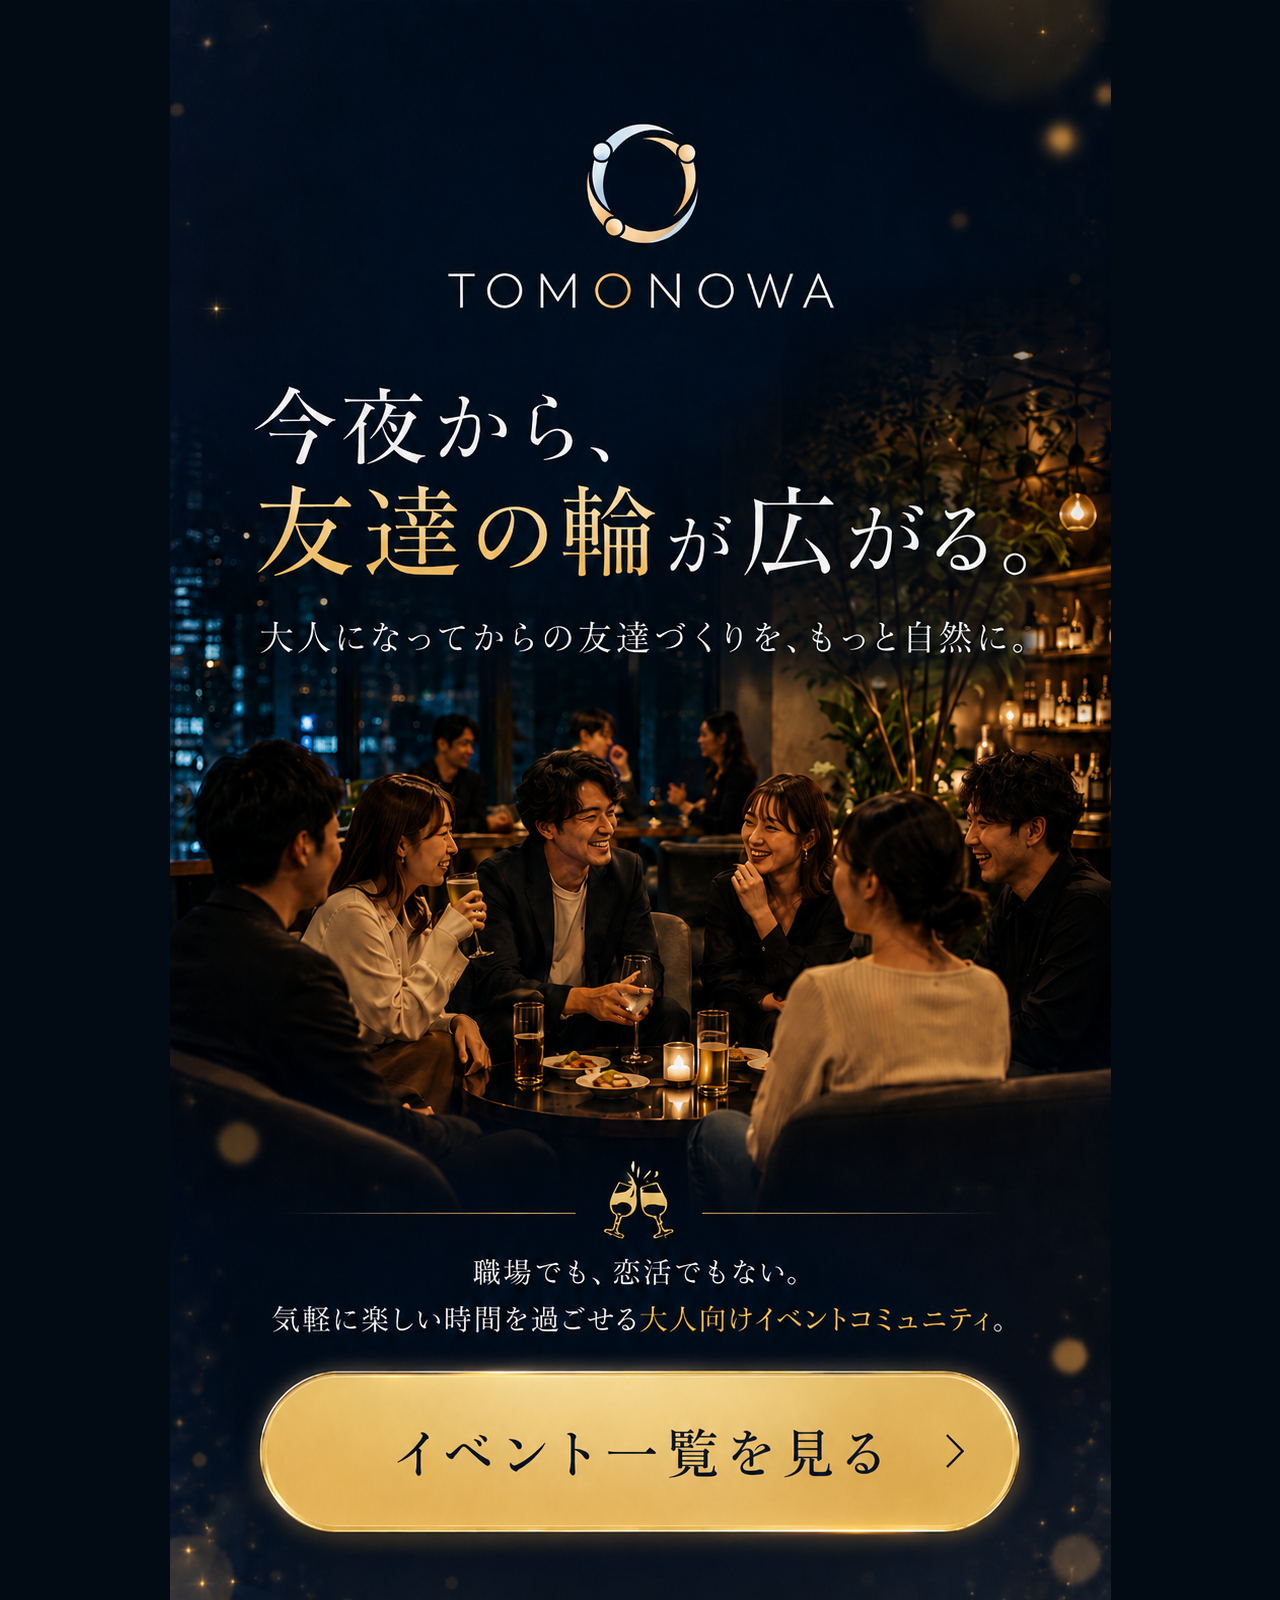
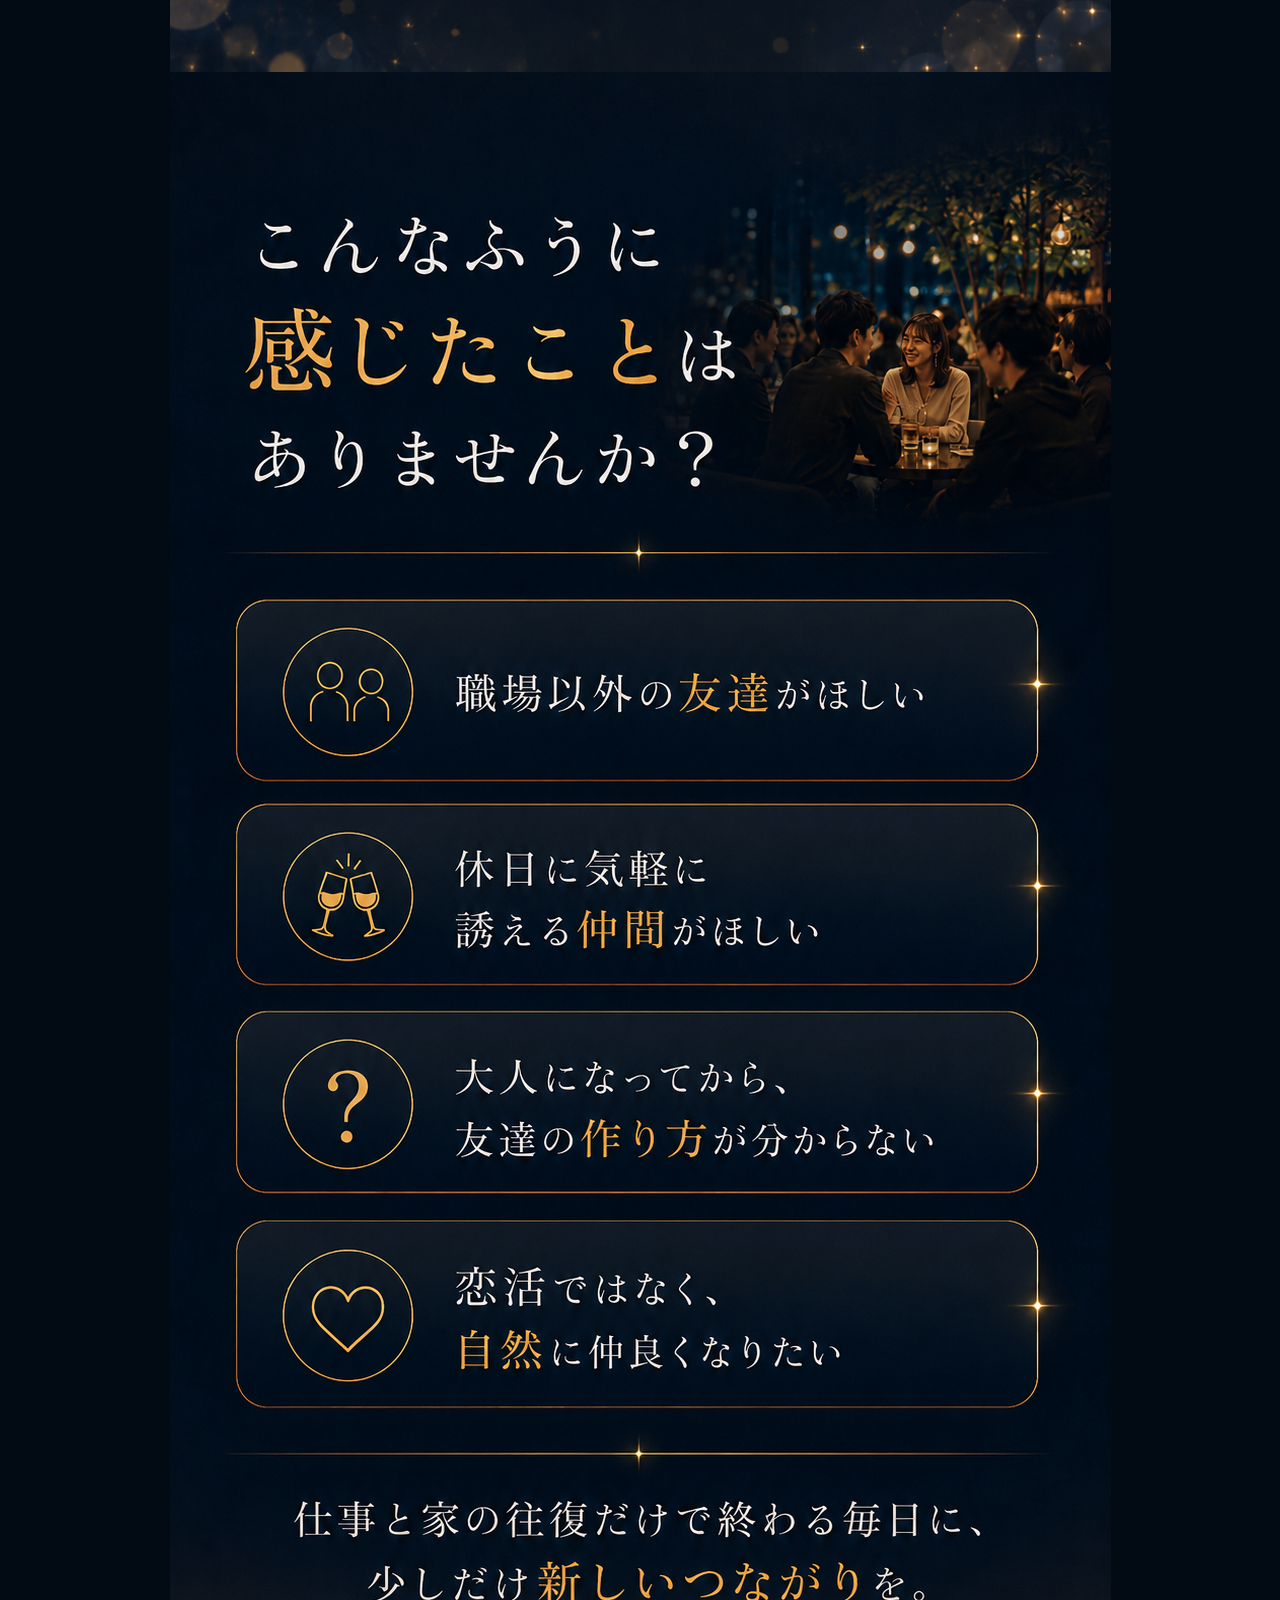
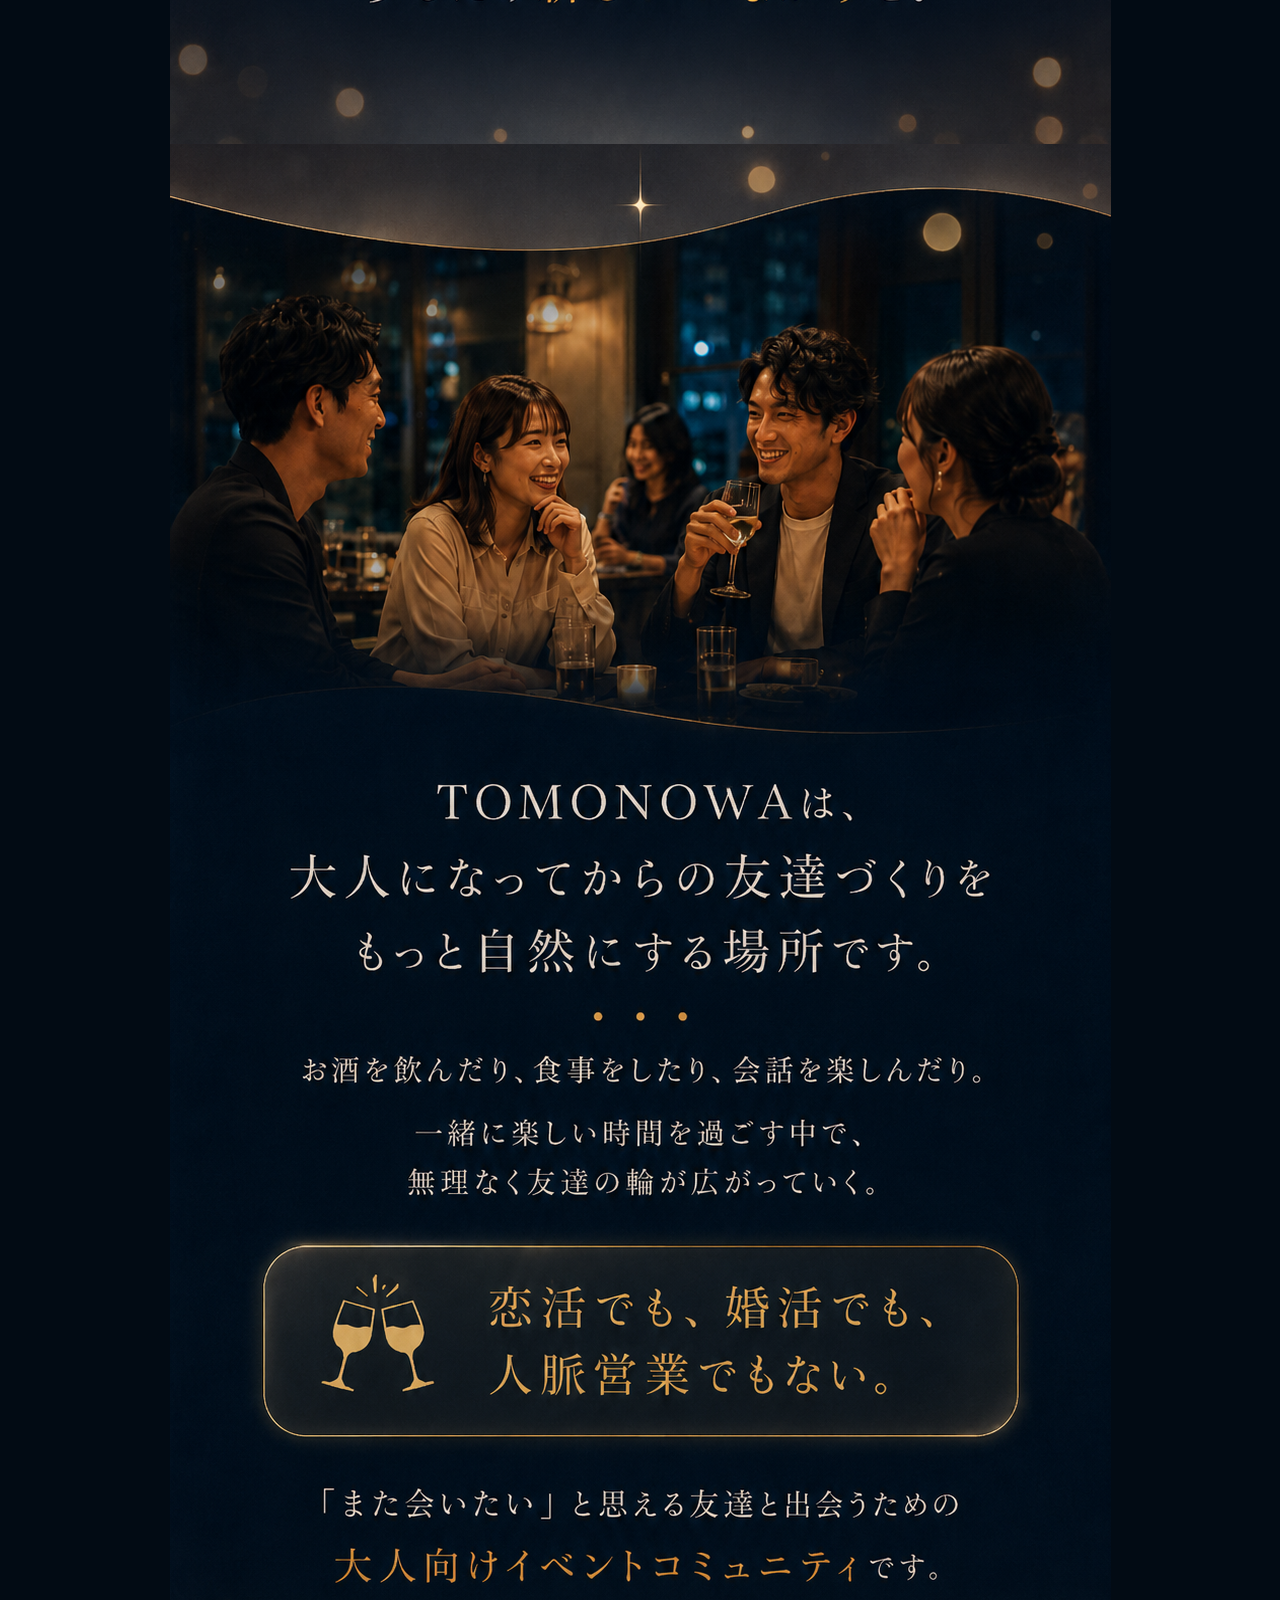
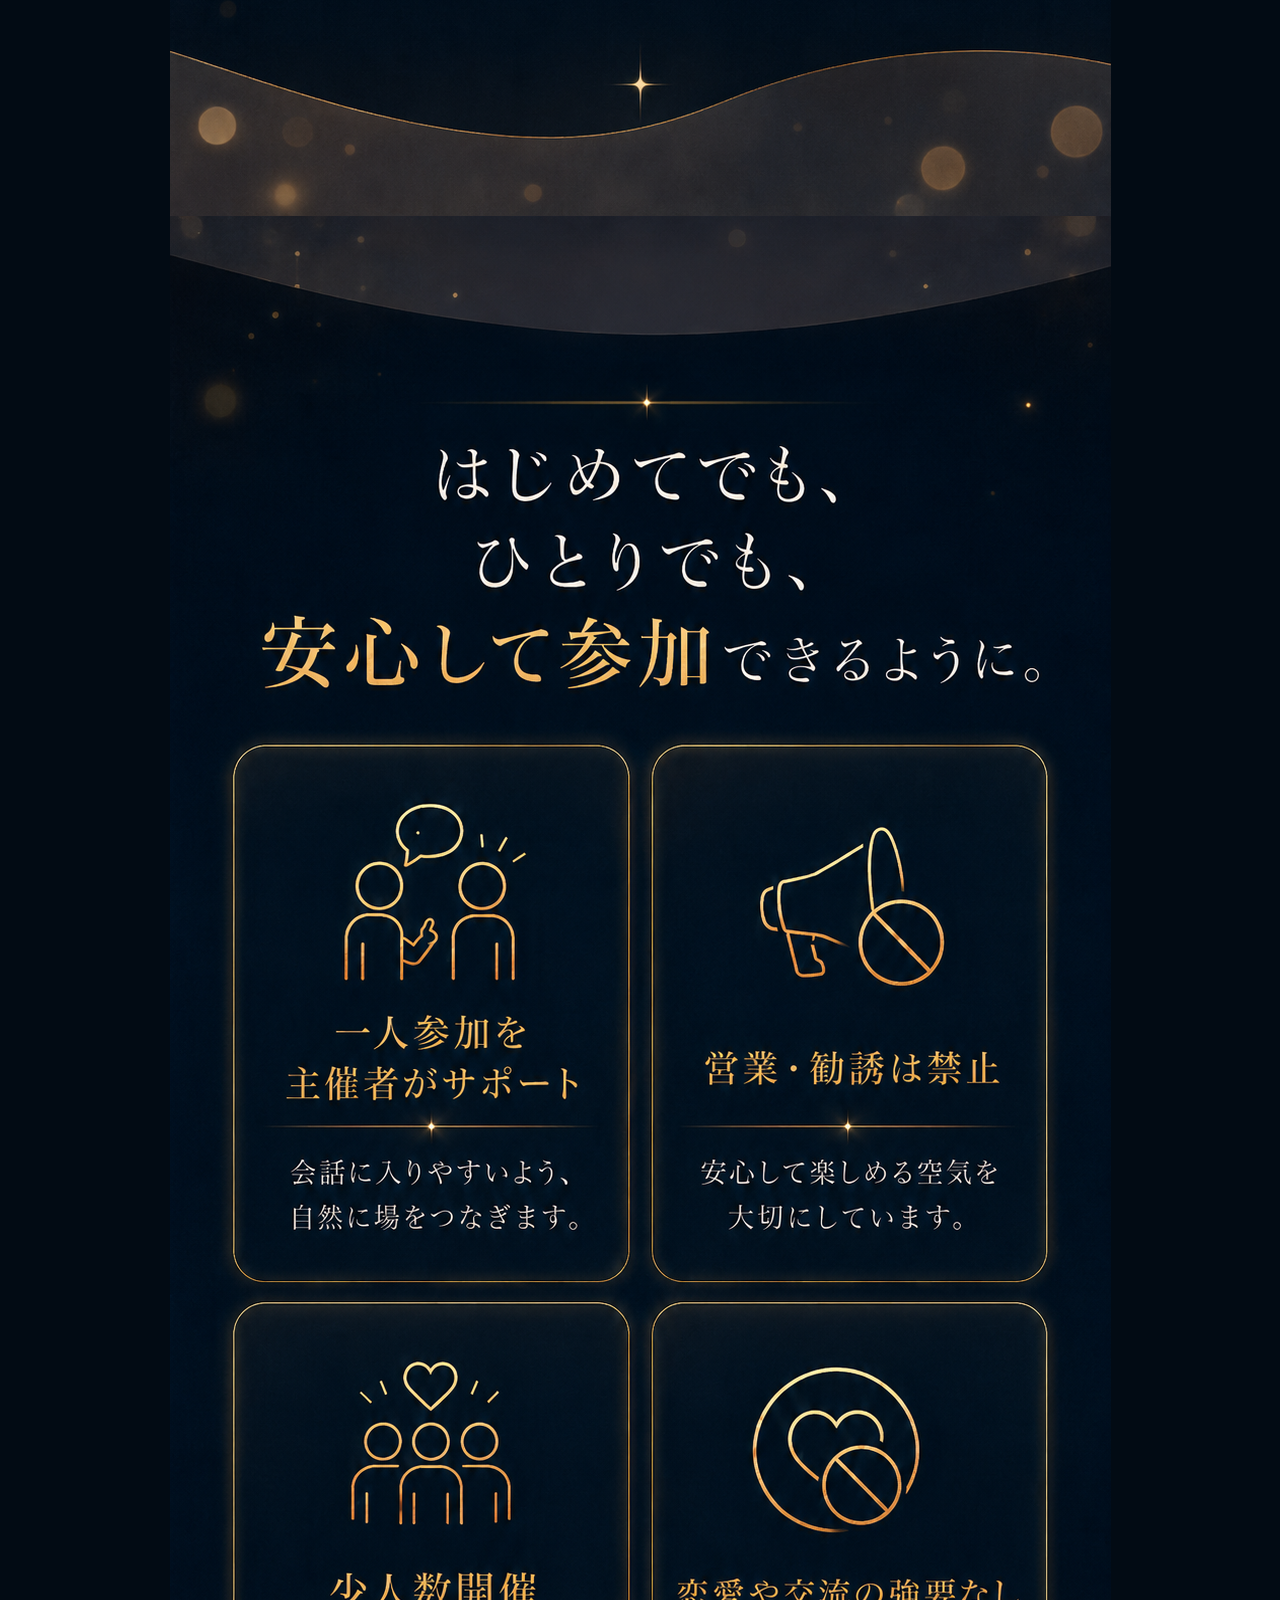
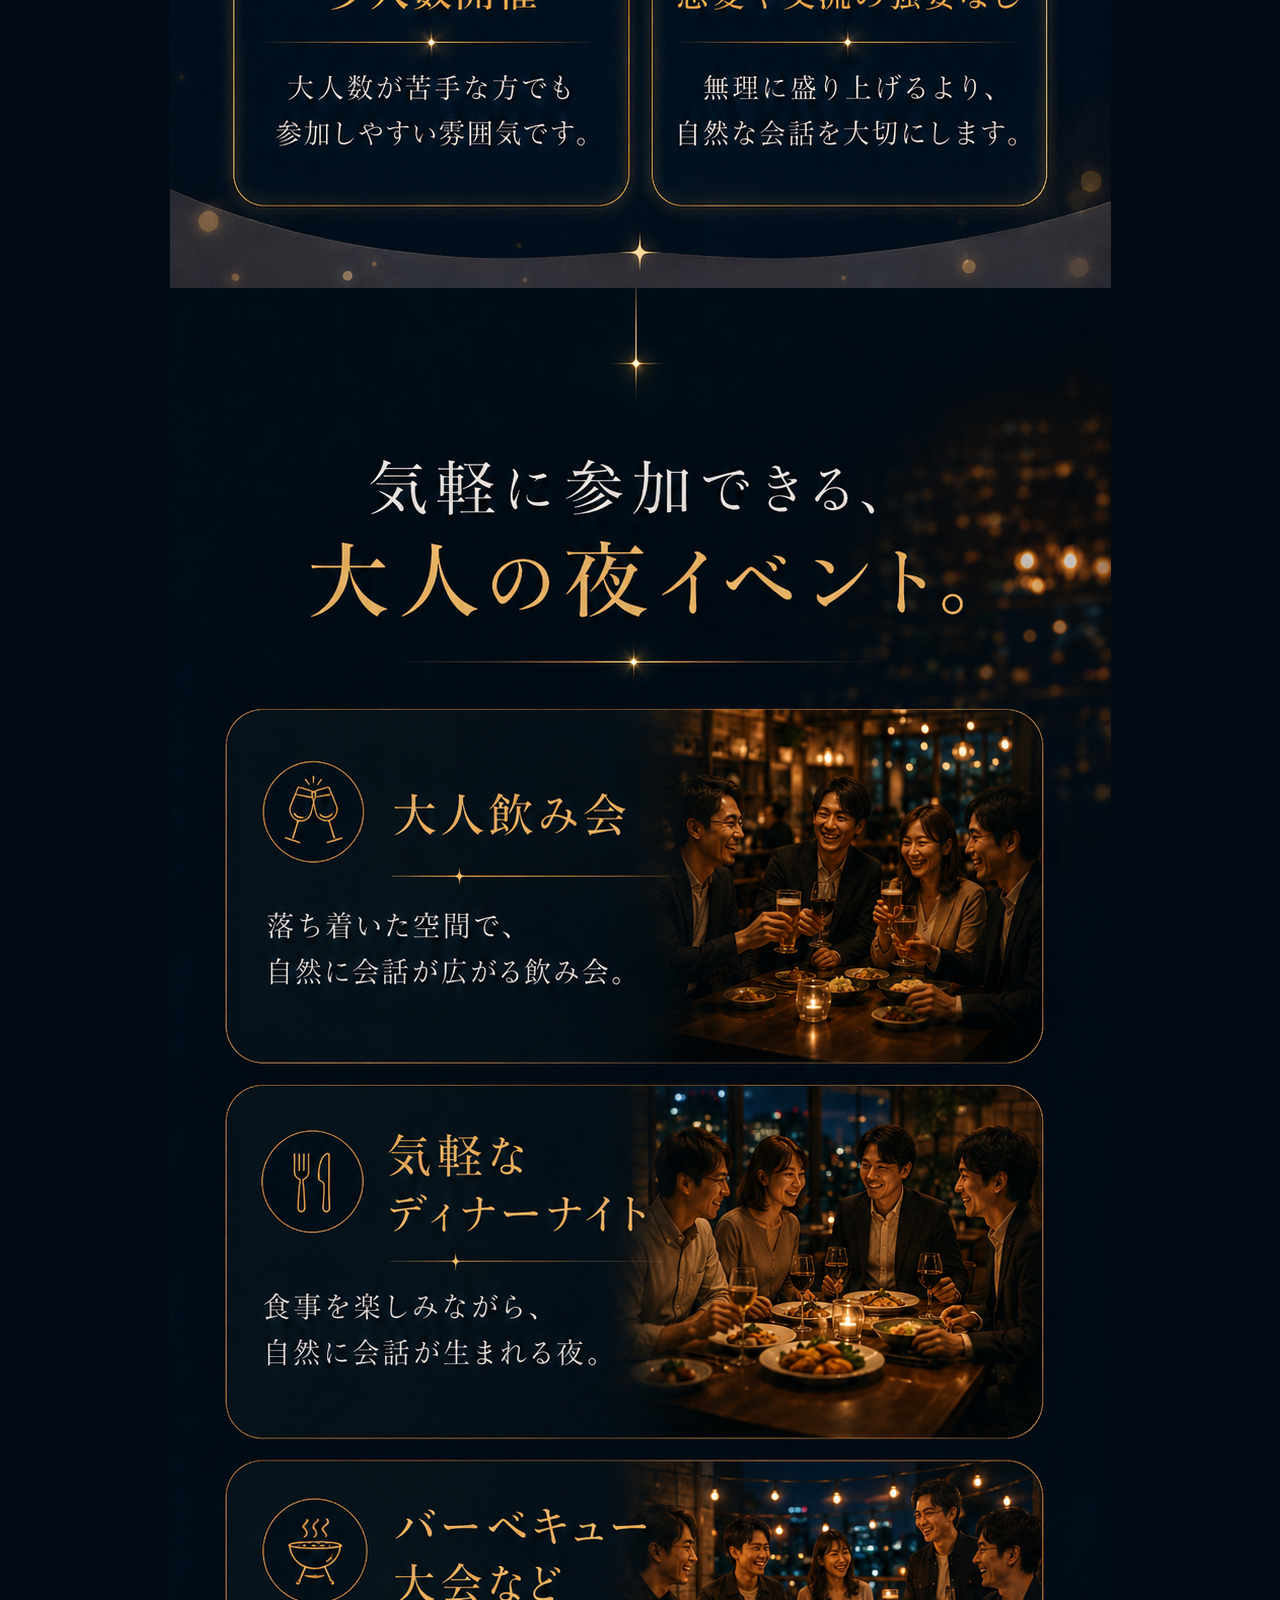
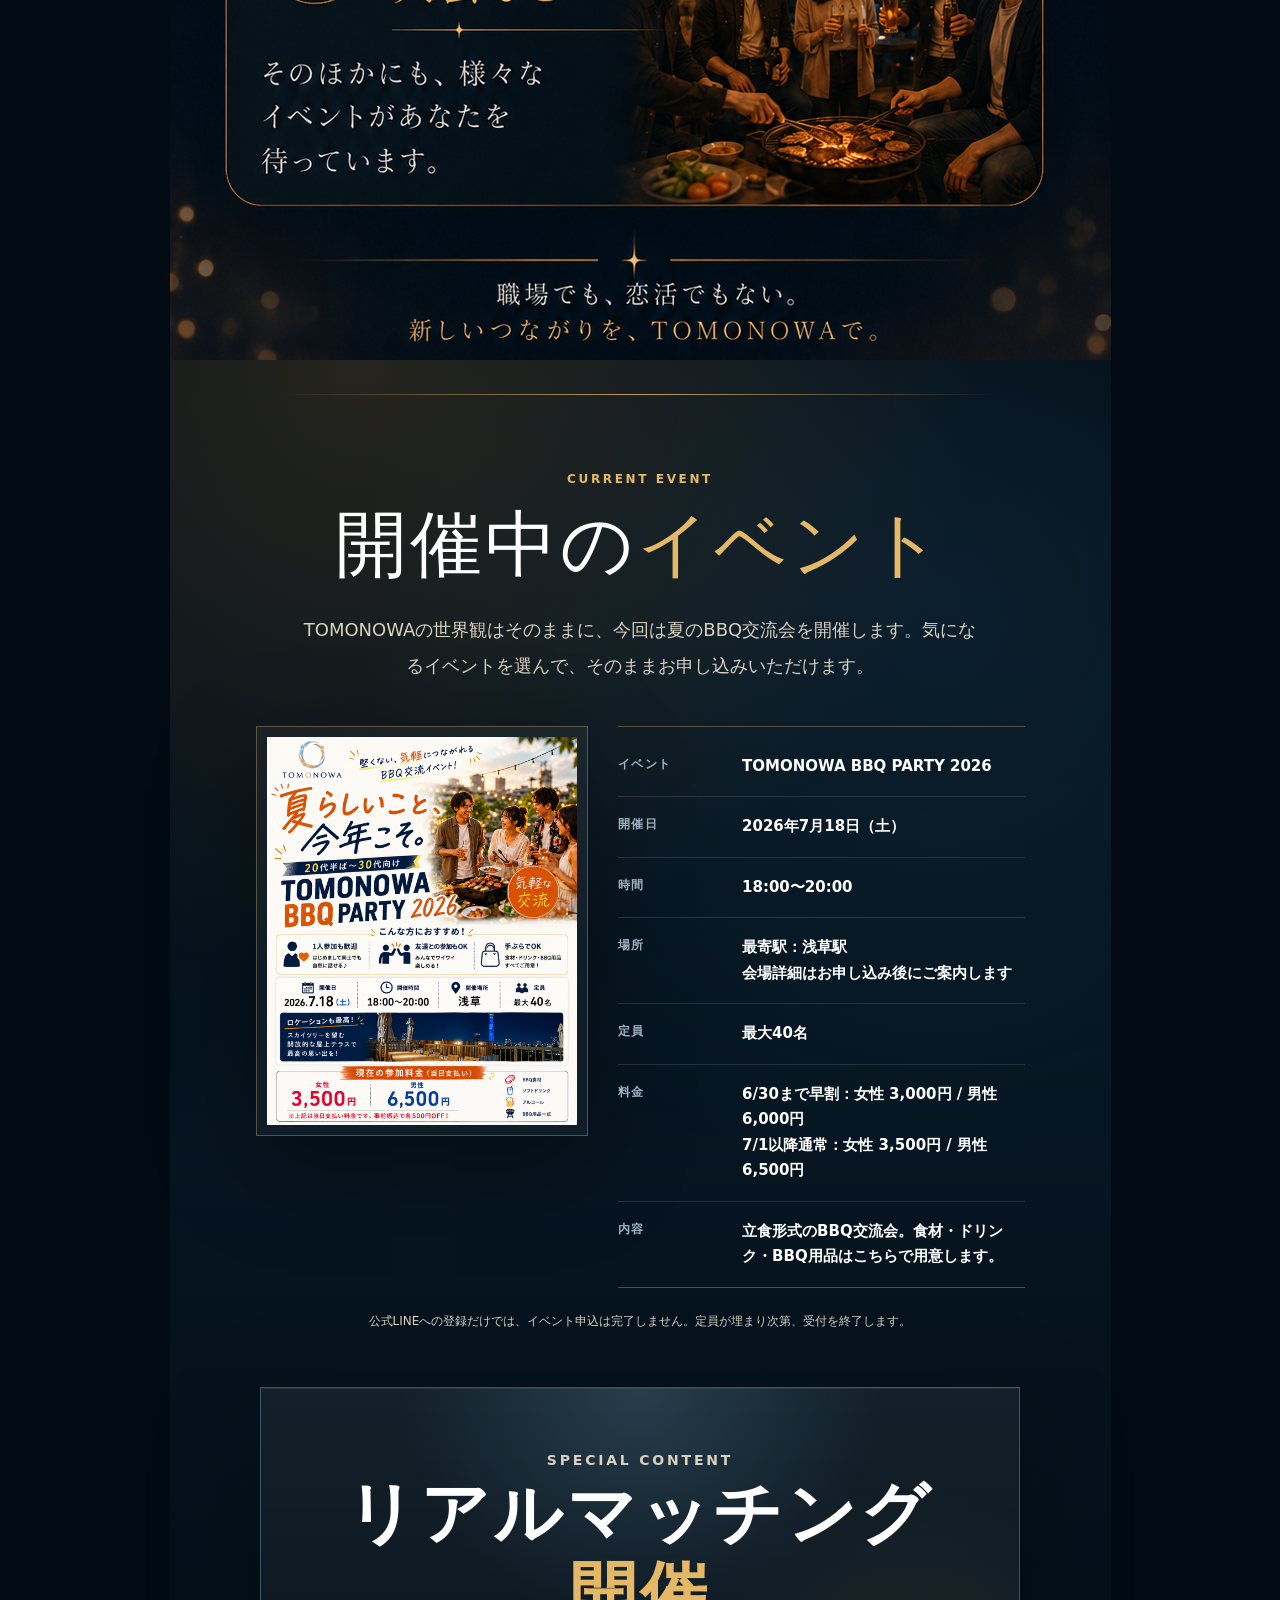
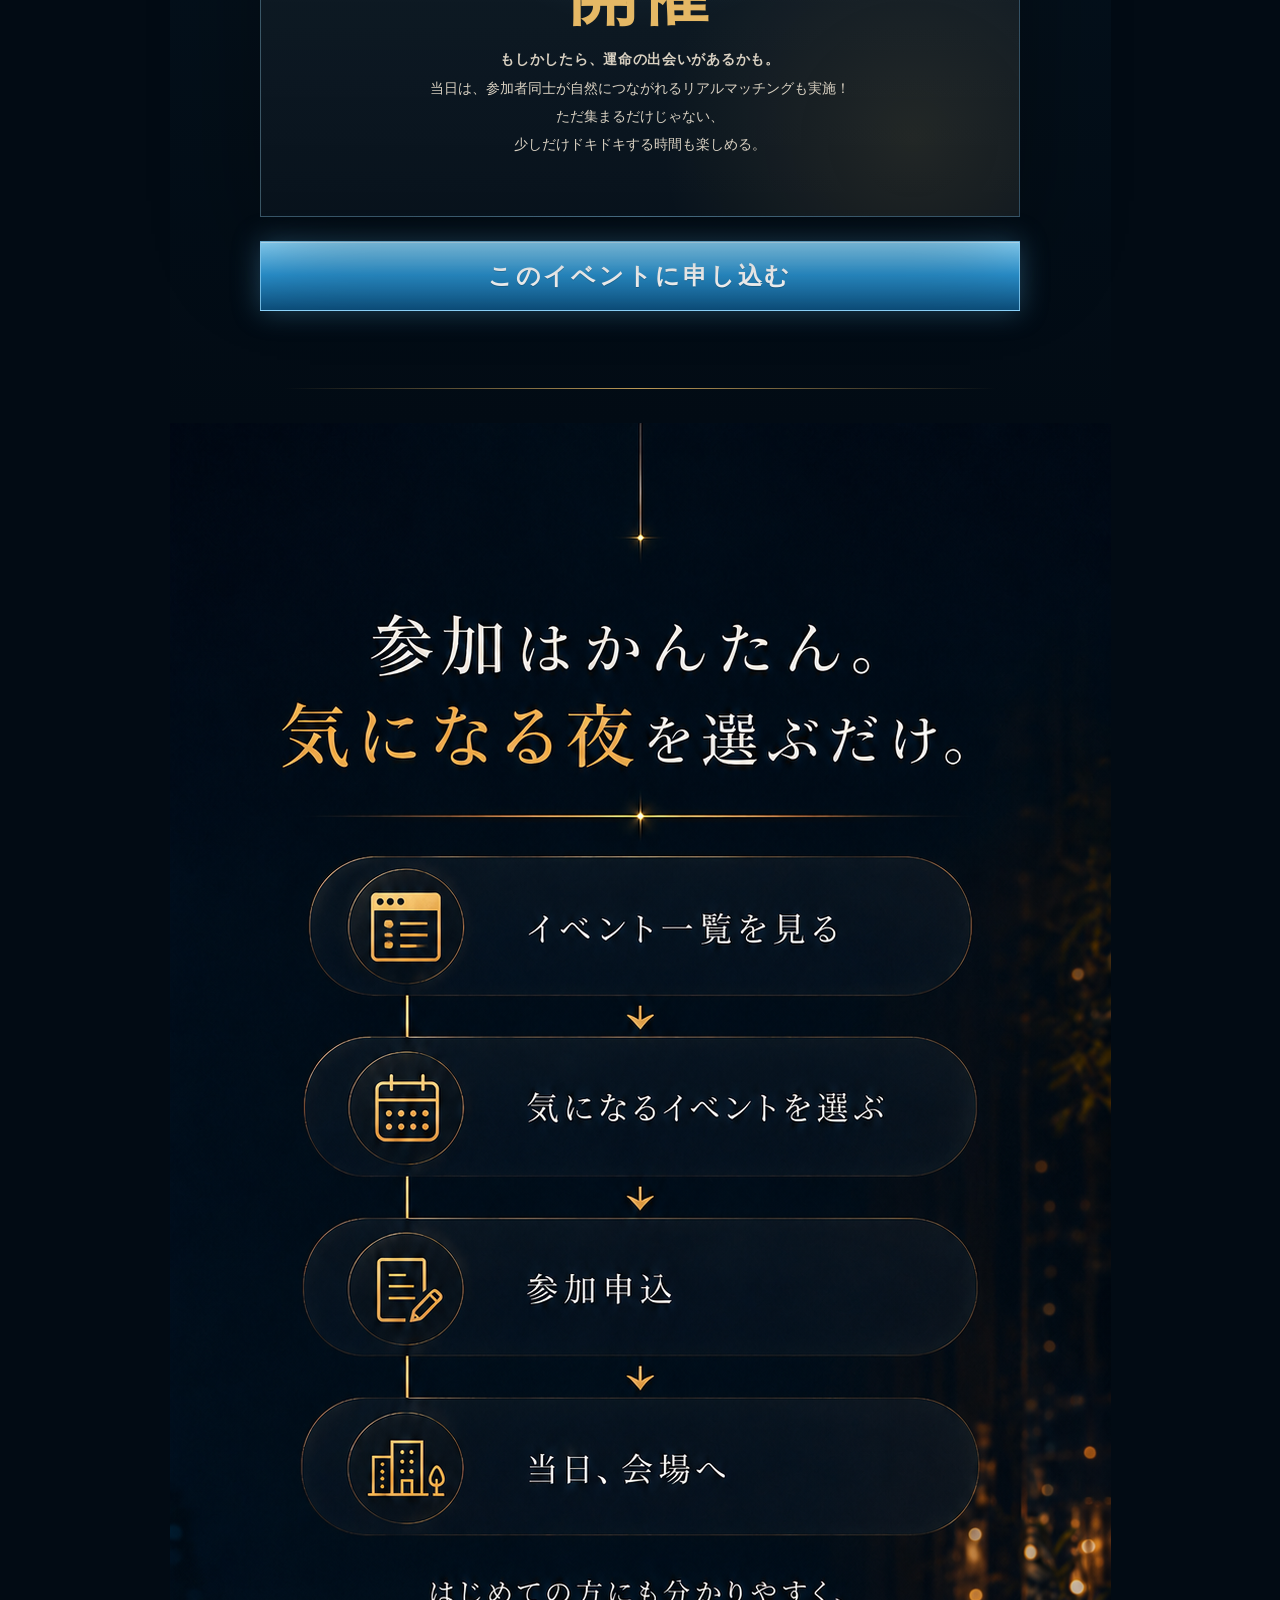
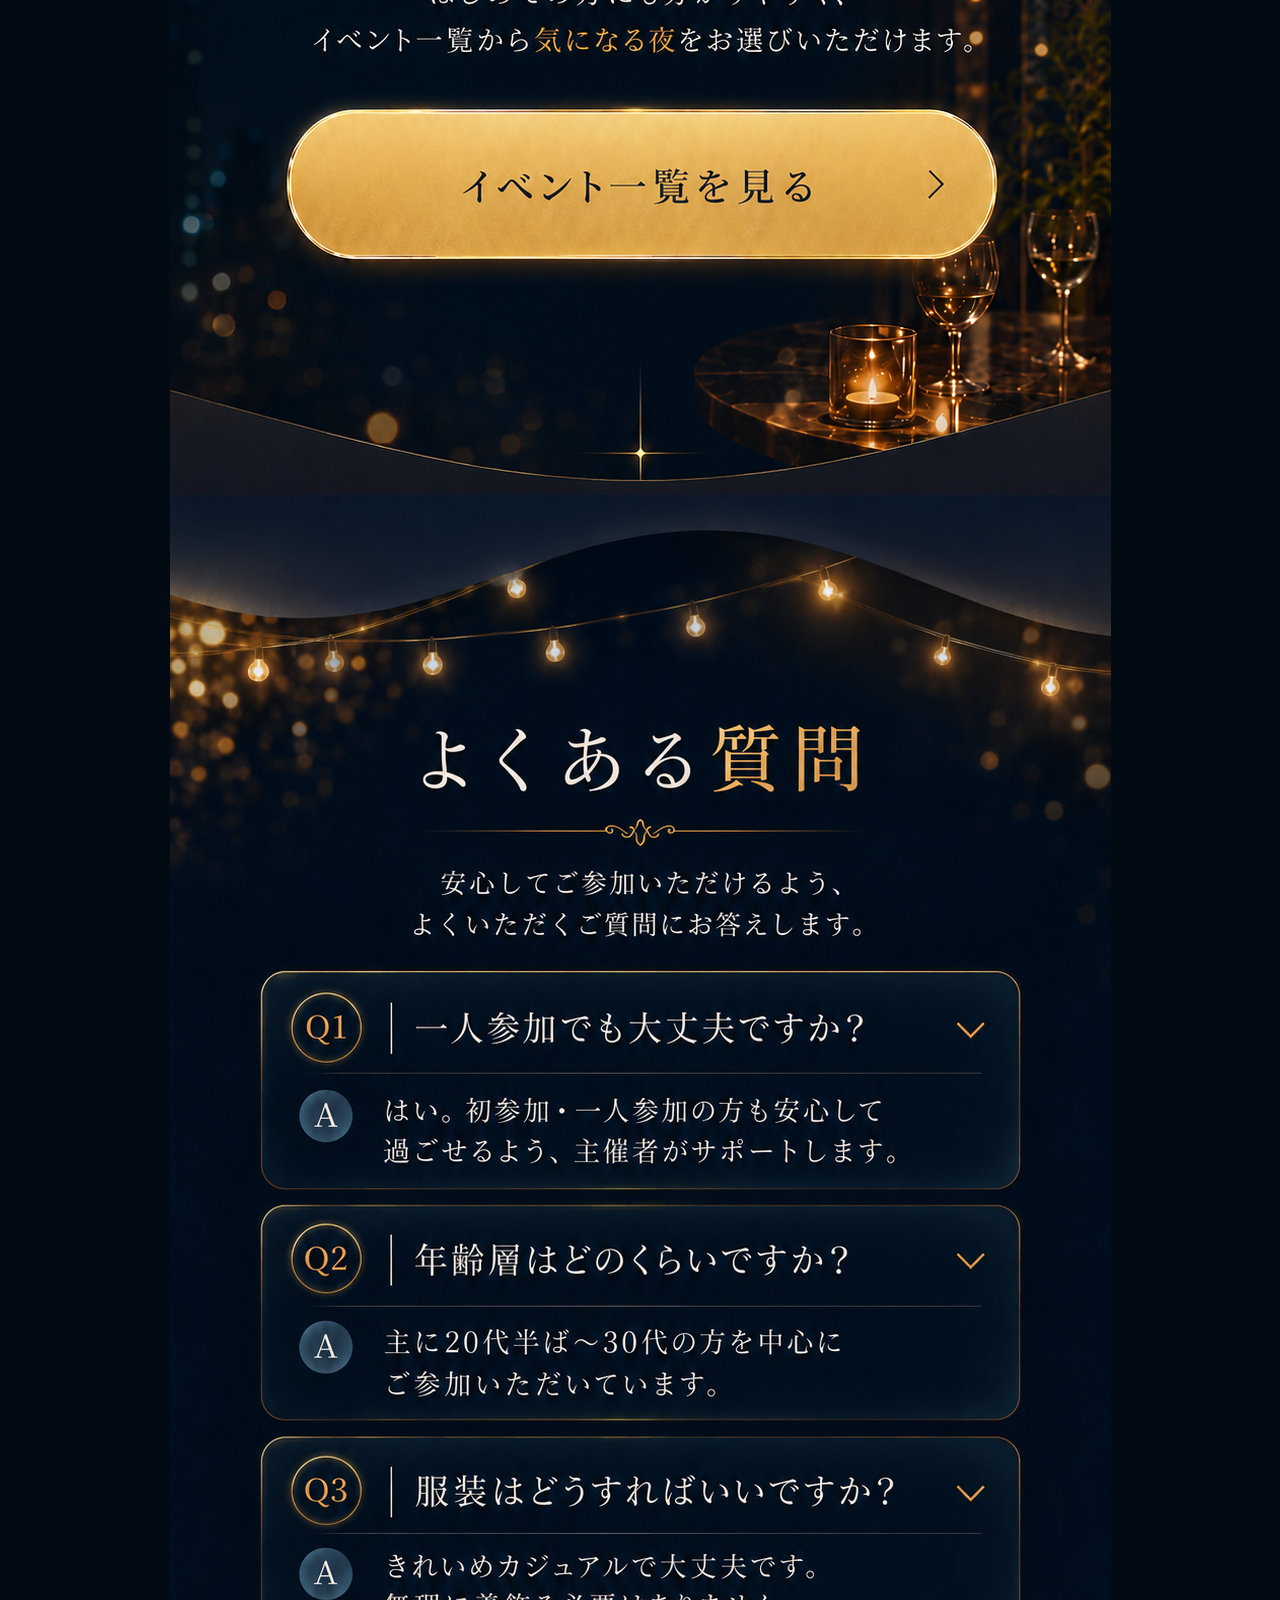
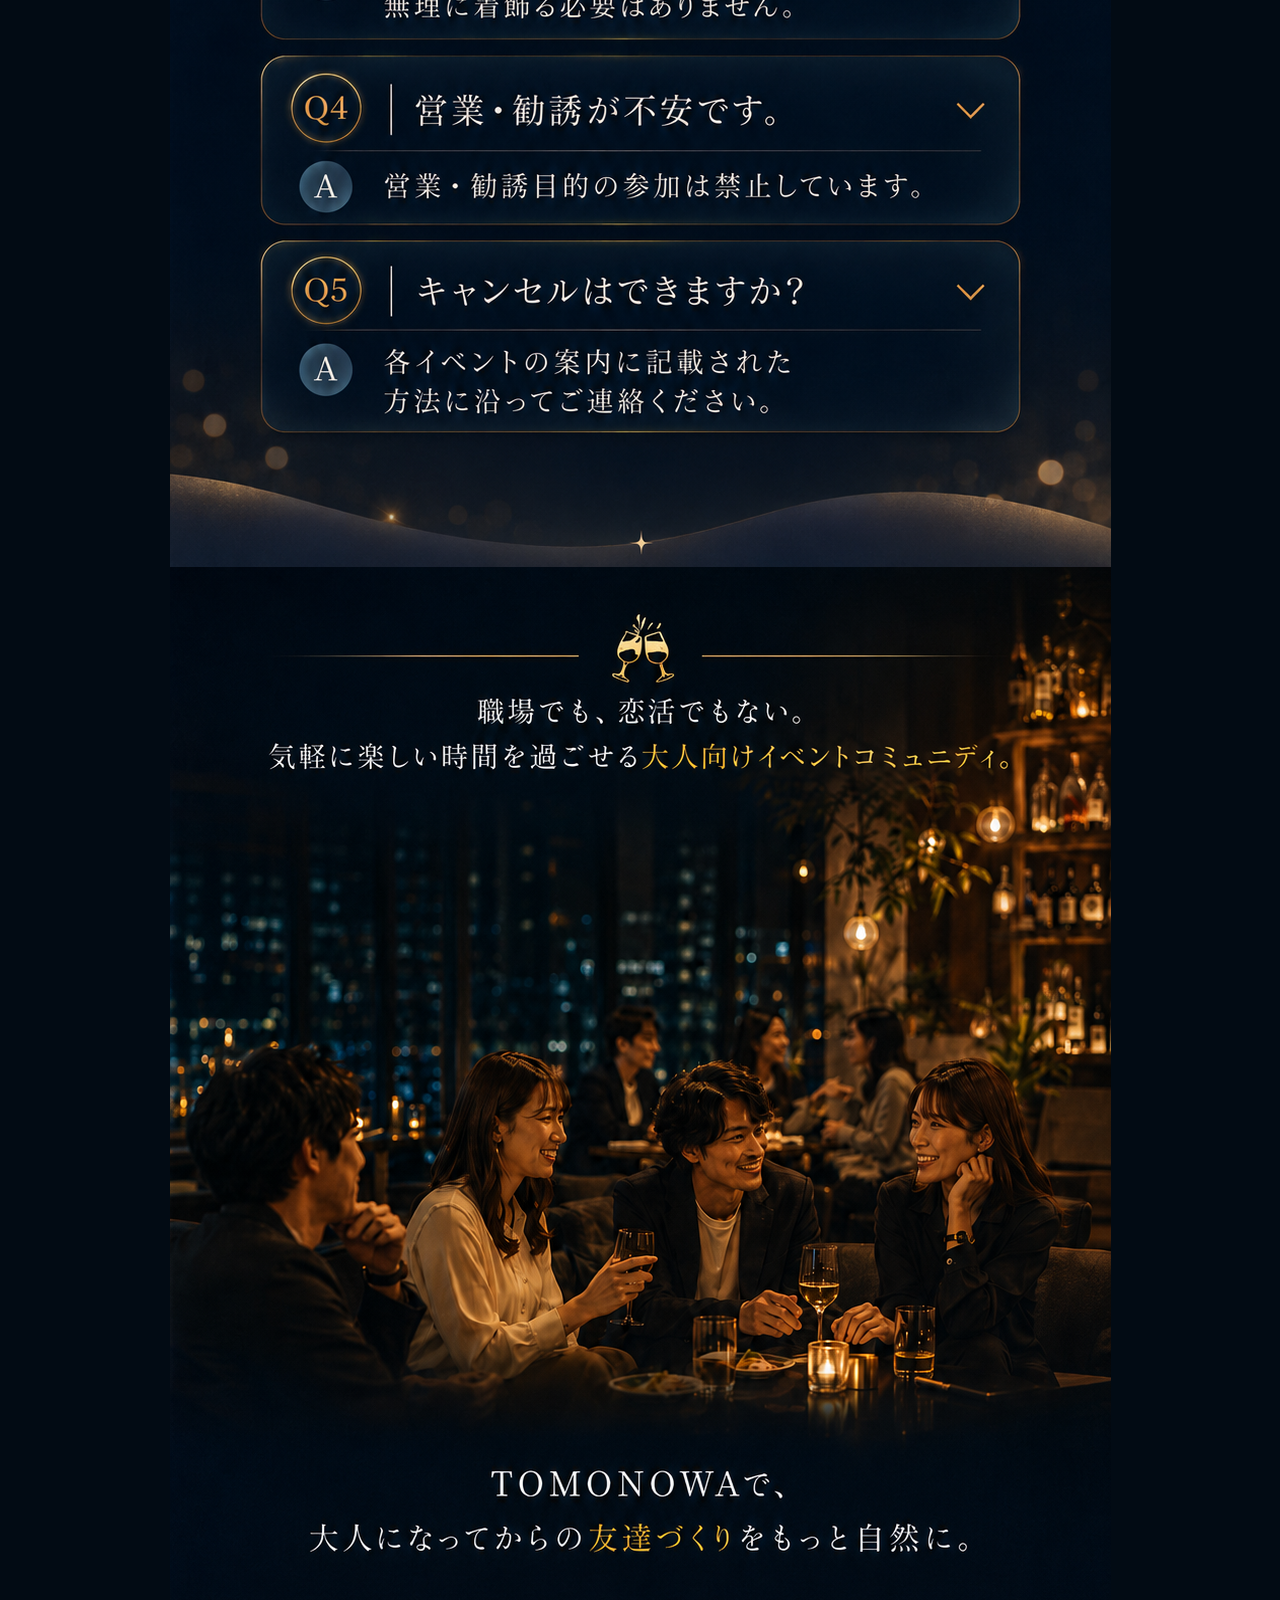
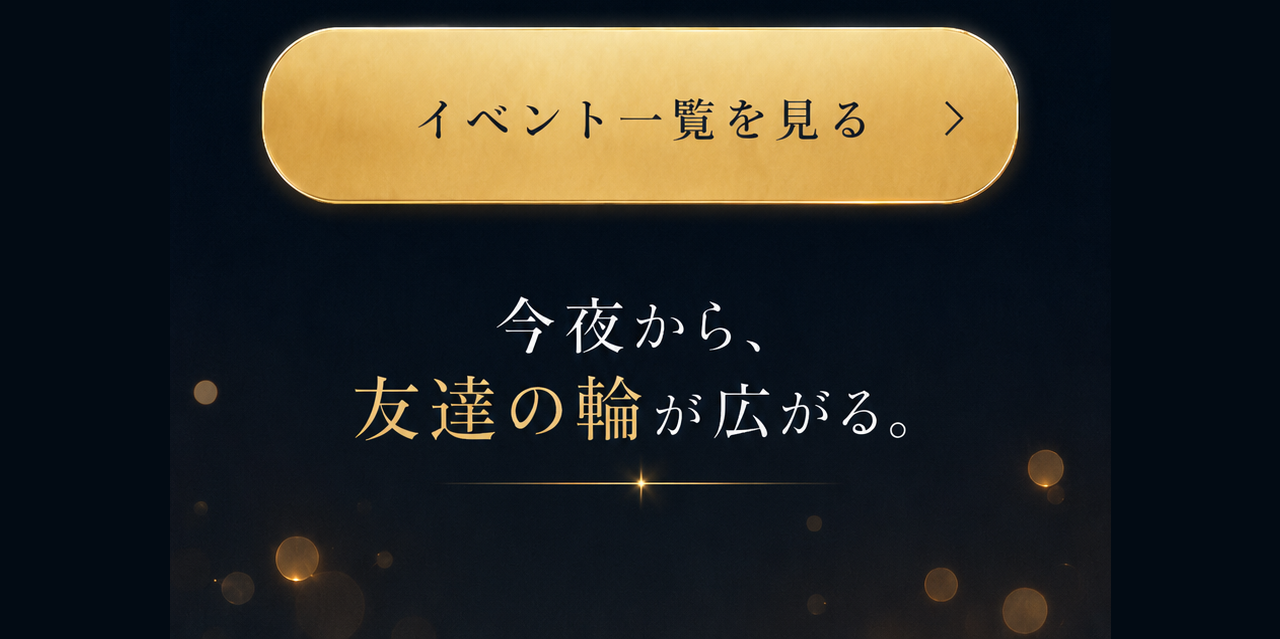
<file: event/index.html>
<!doctype html>
<html lang="ja">
<head>
  <meta charset="utf-8">
  <meta name="viewport" content="width=device-width, initial-scale=1">
  <title>TOMONOWA | 今夜から、友達の輪が広がる。</title>
  <style>
    * { box-sizing: border-box; }
    html { scroll-behavior: smooth; }
    body {
      margin: 0;
      min-height: 100%;
      background: #020b14;
      color: #f7f3ea;
      font-family: "Yu Gothic UI", "Noto Sans JP", system-ui, sans-serif;
    }
    button, input { font: inherit; }
    a.apply-button {
      display: inline-grid;
      place-items: center;
      text-decoration: none;
    }
    .lp {
      width: min(100%, 941px);
      margin: 0 auto;
      background: #020b14;
    }
    .lp-section {
      position: relative;
      width: 100%;
      line-height: 0;
    }
    .lp-section img {
      display: block;
      width: 100%;
      height: auto;
    }
    .cta-hit {
      position: absolute;
      z-index: 2;
      display: block;
    }
    .cta-hit--hero {
      left: 9.5%;
      right: 9.5%;
      top: 79.2%;
      height: 8.6%;
    }
    .cta-hit--flow {
      left: 12.5%;
      right: 12.5%;
      top: 73.6%;
      height: 8.9%;
    }
    .cta-hit--final {
      left: 9.5%;
      right: 9.5%;
      top: 63.8%;
      height: 8.9%;
    }
    .cta-hit:focus-visible {
      outline: 4px solid #fff;
      outline-offset: -4px;
    }
    .current-event {
      position: relative;
      padding: clamp(64px, 10vw, 112px) clamp(22px, 7vw, 86px);
      overflow: visible;
      background:
        radial-gradient(circle at 20% 0%, rgba(221, 171, 80, .16), transparent 34%),
        radial-gradient(circle at 82% 14%, rgba(60, 136, 180, .14), transparent 36%),
        linear-gradient(180deg, #020b14 0%, #061521 48%, #020b14 100%);
    }
    .current-event:before,
    .current-event:after {
      content: "";
      position: absolute;
      left: 12%;
      right: 12%;
      height: 1px;
      background: linear-gradient(90deg, transparent, rgba(229, 184, 101, .82), transparent);
    }
    .current-event:before { top: 34px; }
    .current-event:after { bottom: 34px; }
    .event-kicker {
      margin: 0 0 16px;
      color: #e5b865;
      font-size: 12px;
      font-weight: 700;
      letter-spacing: .22em;
      text-align: center;
    }
    .event-title {
      margin: 0;
      color: #fff;
      font-family: "Yu Mincho", "Hiragino Mincho ProN", serif;
      font-size: clamp(34px, 7vw, 72px);
      font-weight: 500;
      line-height: 1.22;
      letter-spacing: .04em;
      text-align: center;
    }
    .event-title span { color: #e5b865; }
    .event-lead {
      max-width: 680px;
      margin: 22px auto 42px;
      color: #d9d1c2;
      font-size: clamp(14px, 2.4vw, 18px);
      line-height: 2;
      text-align: center;
    }
    .event-layout {
      display: grid;
      grid-template-columns: .9fr 1.1fr;
      gap: 30px;
      align-items: start;
    }
    .flyer-frame {
      padding: 10px;
      border: 1px solid rgba(229, 184, 101, .34);
      background: rgba(255, 255, 255, .04);
      box-shadow: 0 30px 90px rgba(0, 0, 0, .38);
    }
    .flyer-frame img {
      display: block;
      width: 100%;
      height: auto;
      background: #fff;
    }
    .event-detail {
      border-top: 1px solid rgba(229, 184, 101, .34);
      border-bottom: 1px solid rgba(229, 184, 101, .34);
      padding: 10px 0 0;
    }
    .fact {
      display: grid;
      grid-template-columns: 106px 1fr;
      gap: 18px;
      padding: 17px 0;
      border-bottom: 1px solid rgba(255, 255, 255, .12);
      line-height: 1.7;
    }
    .fact:last-child { border-bottom: 0; }
    .fact span {
      color: #9db3c1;
      font-size: 12px;
      font-weight: 700;
      letter-spacing: .12em;
    }
    .fact b {
      color: #fff;
      font-size: 15px;
      font-weight: 700;
    }
    .price-note {
      margin: 22px 0 0;
      color: #d9d1c2;
      font-size: 12px;
      line-height: 1.9;
      text-align: center;
    }
    .matching-note {
      position: relative;
      max-width: 760px;
      margin: 54px auto 0;
      padding: clamp(34px, 6vw, 58px) clamp(24px, 6vw, 64px);
      overflow: visible;
      border: 1px solid rgba(143, 216, 255, .3);
      background:
        radial-gradient(circle at 50% 0%, rgba(143, 216, 255, .16), transparent 42%),
        radial-gradient(circle at 86% 82%, rgba(229, 184, 101, .11), transparent 34%),
        linear-gradient(180deg, rgba(255, 255, 255, .06), rgba(255, 255, 255, .025));
      text-align: center;
      box-shadow:
        0 34px 100px rgba(0, 0, 0, .32),
        inset 0 1px 0 rgba(255, 255, 255, .08);
      opacity: 0;
      transform: translateY(44px) scale(.94) rotate(-1.2deg);
      transform-origin: center center;
      will-change: transform, opacity, filter;
    }
    .matching-note.is-visible {
      animation: matchingPop .98s cubic-bezier(.18, 1.35, .28, 1) .16s forwards;
    }
    .matching-note.is-visible:after {
      content: "";
      position: absolute;
      inset: -1px;
      pointer-events: none;
      border: 1px solid rgba(229, 184, 101, .36);
      opacity: 0;
      animation: matchingFlash 1.05s ease-out .28s forwards;
    }
    .heart-burst {
      position: absolute;
      inset: 0;
      z-index: 0;
      pointer-events: none;
    }
    .heart {
      position: absolute;
      left: var(--left);
      top: var(--top);
      width: var(--size);
      height: var(--size);
      opacity: 0;
      background: var(--heart-color);
      filter:
        drop-shadow(0 0 12px rgba(255, 255, 255, .22))
        drop-shadow(0 0 18px rgba(255, 80, 112, .18));
      transform: rotate(-45deg) scale(.18);
    }
    .heart:before,
    .heart:after {
      content: "";
      position: absolute;
      width: 100%;
      height: 100%;
      border-radius: 50%;
      background: inherit;
    }
    .heart:before { top: -50%; left: 0; }
    .heart:after { top: 0; left: 50%; }
    .matching-note.is-visible .heart {
      animation: heartBurst 1.45s ease-out var(--delay) both;
    }
    .matching-note > :not(.heart-burst) {
      position: relative;
      z-index: 1;
    }
    .heart--1 { --left: 17%; --top: 62%; --size: 15px; --tx: -70px; --ty: -98px; --s: 1.1; --delay: .02s; --heart-color: rgba(255, 255, 255, .92); }
    .heart--2 { --left: 26%; --top: 53%; --size: 18px; --tx: -44px; --ty: -132px; --s: 1.2; --delay: .08s; --heart-color: rgba(255, 82, 118, .9); }
    .heart--3 { --left: 38%; --top: 66%; --size: 13px; --tx: -20px; --ty: -110px; --s: .95; --delay: .14s; --heart-color: rgba(255, 255, 255, .78); }
    .heart--4 { --left: 52%; --top: 58%; --size: 21px; --tx: 6px; --ty: -150px; --s: 1.18; --delay: .04s; --heart-color: rgba(255, 95, 128, .86); }
    .heart--5 { --left: 64%; --top: 67%; --size: 14px; --tx: 44px; --ty: -118px; --s: 1; --delay: .12s; --heart-color: rgba(255, 255, 255, .86); }
    .heart--6 { --left: 75%; --top: 55%; --size: 17px; --tx: 70px; --ty: -126px; --s: 1.08; --delay: .18s; --heart-color: rgba(255, 73, 108, .82); }
    .heart--7 { --left: 44%; --top: 42%; --size: 11px; --tx: -54px; --ty: -80px; --s: .88; --delay: .22s; --heart-color: rgba(255, 255, 255, .72); }
    .heart--8 { --left: 58%; --top: 43%; --size: 12px; --tx: 58px; --ty: -88px; --s: .9; --delay: .26s; --heart-color: rgba(255, 118, 145, .72); }
    @keyframes matchingPop {
      0% {
        opacity: 0;
        transform: translateY(44px) scale(.94) rotate(-1.2deg);
        filter: blur(2px);
      }
      55% {
        opacity: 1;
        transform: translateY(-6px) scale(1.035) rotate(.55deg);
        filter: blur(0);
      }
      76% {
        transform: translateY(3px) scale(.992) rotate(-.18deg);
      }
      100% {
        opacity: 1;
        transform: translateY(0) scale(1) rotate(0);
        filter: blur(0);
      }
    }
    @keyframes heartBurst {
      0% {
        opacity: 0;
        transform: translate(0, 20px) rotate(-45deg) scale(.18);
        filter:
          blur(4px)
          drop-shadow(0 0 12px rgba(255, 255, 255, .18));
      }
      18% {
        opacity: .95;
        transform: translate(0, 0) rotate(-45deg) scale(.92);
        filter:
          blur(0)
          drop-shadow(0 0 14px rgba(255, 255, 255, .3))
          drop-shadow(0 0 22px rgba(255, 80, 112, .2));
      }
      100% {
        opacity: 0;
        transform: translate(var(--tx), var(--ty)) rotate(-45deg) scale(var(--s));
        filter:
          blur(2px)
          drop-shadow(0 0 20px rgba(255, 255, 255, .12));
      }
    }
    @keyframes matchingFlash {
      0% {
        opacity: 0;
        transform: scale(.96);
      }
      35% {
        opacity: 1;
      }
      100% {
        opacity: 0;
        transform: scale(1.06);
      }
    }
    .matching-kicker {
      margin: 0 0 14px;
      color: #8dd9ff;
      font-size: 12px;
      font-weight: 800;
      letter-spacing: .2em;
    }
    .matching-note h2 {
      margin: 0 0 12px;
      color: #fff;
      font-family: "Yu Mincho", "Hiragino Mincho ProN", serif;
      font-size: clamp(34px, 7vw, 68px);
      font-weight: 600;
      line-height: 1.18;
      letter-spacing: .05em;
    }
    .matching-note h2 span { color: #e5b865; }
    .matching-subcopy {
      margin: 12px 0 26px;
      color: #e5b865;
      font-family: "Yu Mincho", "Hiragino Mincho ProN", serif;
      font-size: clamp(22px, 4.2vw, 40px);
      font-weight: 600;
      line-height: 1.45;
      letter-spacing: .05em;
    }
    .matching-note p {
      margin: 0 auto;
      max-width: 540px;
      color: #d9d1c2;
      font-size: 14px;
      line-height: 2;
    }
    .event-apply-wrap {
      max-width: 760px;
      margin: 0 auto;
    }
    .apply-button {
      width: 100%;
      margin-top: 24px;
      min-height: 70px;
      border: 1px solid rgba(255, 244, 199, .74);
      background: linear-gradient(180deg, #ffe7a2 0%, #dca64a 100%);
      color: #07121c;
      font-family: "Yu Mincho", "Hiragino Mincho ProN", serif;
      font-size: clamp(19px, 3vw, 28px);
      font-weight: 700;
      letter-spacing: .16em;
      cursor: pointer;
      box-shadow: 0 0 28px rgba(229, 184, 101, .26);
      transition: transform .18s ease, filter .18s ease;
    }
    .apply-button:hover {
      transform: translateY(-2px);
      filter: brightness(1.05);
    }
    .apply-button--event {
      border-color: rgba(143, 216, 255, .78);
      background: linear-gradient(180deg, #8dd9ff 0%, #2a92cf 48%, #0c4e7b 100%);
      color: #fff;
      font-family: "Yu Gothic UI", "Noto Sans JP", system-ui, sans-serif;
      font-size: clamp(17px, 2.5vw, 24px);
      letter-spacing: .12em;
      text-shadow: 0 1px 0 rgba(0, 0, 0, .18);
      box-shadow:
        0 0 28px rgba(89, 179, 233, .34),
        inset 0 1px 0 rgba(255, 255, 255, .42);
    }
    .apply-button--event:hover {
      filter: brightness(1.08) saturate(1.06);
    }
    .modal {
      display: none;
      position: fixed;
      inset: 0;
      z-index: 20;
      padding: 16px;
      overflow: auto;
      background: rgba(0, 5, 10, .86);
    }
    .modal.open {
      display: grid;
      place-items: center;
    }
    .dialog {
      position: relative;
      width: min(760px, 100%);
      padding: clamp(28px, 5vw, 44px);
      background: #f7fbfd;
      color: #071b2b;
      box-shadow: 0 35px 120px rgba(0, 0, 0, .55);
    }
    .close {
      position: absolute;
      top: 10px;
      right: 16px;
      border: 0;
      background: transparent;
      font-size: 30px;
      cursor: pointer;
    }
    .dialog h2 {
      margin: 0 0 16px;
      font-size: clamp(26px, 5vw, 40px);
      line-height: 1.35;
    }
    .info {
      padding: 16px 18px;
      margin: 18px 0;
      border-left: 4px solid #071b2b;
      background: #e8f2f6;
      line-height: 1.8;
    }
    .form {
      display: grid;
      grid-template-columns: 1fr 1fr;
      gap: 14px 16px;
    }
    .field { display: grid; gap: 6px; }
    .field.full { grid-column: 1 / -1; }
    .field label {
      font-size: 12px;
      font-weight: 800;
    }
    .field input {
      width: 100%;
      padding: 12px;
      border: 1px solid #c7d5dc;
      background: #fff;
    }
    .choice {
      display: flex;
      gap: 8px;
      flex-wrap: wrap;
    }
    .choice label {
      flex: 1;
      min-width: 130px;
      padding: 11px;
      border: 1px solid #c7d5dc;
      background: #fff;
      cursor: pointer;
    }
    .choice input { width: auto; }
    .form .apply-button,
    .message { grid-column: 1 / -1; }
    .message {
      display: none;
      margin: 0;
      color: #b3261e;
      font-size: 12px;
      font-weight: 800;
    }
    .success {
      text-align: center;
      padding: 42px 0;
    }
    @media (max-width: 760px) {
      .event-layout { display: block; }
      .event-detail { margin-top: 28px; }
      .fact { grid-template-columns: 88px 1fr; }
      .form { grid-template-columns: 1fr; }
      .field.full,
      .form .apply-button,
      .message { grid-column: auto; }
    }
    @media (prefers-reduced-motion: reduce) {
      .matching-note {
        opacity: 1;
        transform: none;
        will-change: auto;
      }
      .matching-note.is-visible,
      .matching-note.is-visible:after {
        animation: none;
      }
      .matching-note.is-visible .heart {
        animation: none;
      }
    }
  </style>
</head>
<body>
  <main class="lp">
    <section class="lp-section">
      <img src="lp-assets/01-hero.png" alt="TOMONOWA 今夜から、友達の輪が広がる。">
      <a class="cta-hit cta-hit--hero" href="#current-event" aria-label="イベント一覧を見る"></a>
    </section>

    <section class="lp-section"><img src="lp-assets/02-pain.png" alt="こんなふうに感じたことはありませんか？"></section>
    <section class="lp-section"><img src="lp-assets/03-about.png" alt="TOMONOWAとは"></section>
    <section class="lp-section"><img src="lp-assets/04-reassurance.png" alt="はじめてでも、ひとりでも、安心して参加できるように。"></section>
    <section class="lp-section"><img src="lp-assets/05-events.png" alt="気軽に参加できる、大人の夜イベント。"></section>

    <section class="current-event" id="current-event">
      <p class="event-kicker">CURRENT EVENT</p>
      <h1 class="event-title">開催中の<span>イベント</span></h1>
      <p class="event-lead">TOMONOWAの世界観はそのままに、今回は夏のBBQ交流会を開催します。気になるイベントを選んで、そのままお申し込みいただけます。</p>

      <div class="event-layout">
        <div class="flyer-frame">
          <img src="tomonowa-bbq-party-2026-flyer.png" alt="TOMONOWA BBQ PARTY 2026 フライヤー">
        </div>

        <div>
          <div class="event-detail">
            <div class="fact"><span>イベント</span><b>TOMONOWA BBQ PARTY 2026</b></div>
            <div class="fact"><span>開催日</span><b>2026年7月18日（土）</b></div>
            <div class="fact"><span>時間</span><b>18:00〜20:00</b></div>
            <div class="fact"><span>場所</span><b>最寄駅：浅草駅<br>会場詳細はお申し込み後にご案内します</b></div>
            <div class="fact"><span>定員</span><b>最大40名</b></div>
            <div class="fact"><span>料金</span><b>6/30まで早割：女性 3,000円 / 男性 6,000円<br>7/1以降通常：女性 3,500円 / 男性 6,500円</b></div>
            <div class="fact"><span>内容</span><b>立食形式のBBQ交流会。食材・ドリンク・BBQ用品はこちらで用意します。</b></div>
          </div>
        </div>
      </div>
      <p class="price-note">公式LINEへの登録だけでは、イベント申込は完了しません。定員が埋まり次第、受付を終了します。</p>
      <div class="matching-note">
        <div class="heart-burst" aria-hidden="true">
          <span class="heart heart--1"></span>
          <span class="heart heart--2"></span>
          <span class="heart heart--3"></span>
          <span class="heart heart--4"></span>
          <span class="heart heart--5"></span>
          <span class="heart heart--6"></span>
          <span class="heart heart--7"></span>
          <span class="heart heart--8"></span>
        </div>
        <p class="matching-kicker">SPECIAL CONTENT</p>
        <h2>リアルマッチング<span>開催</span></h2>
        <p class="matching-subcopy">もしかしたら、運命の出会いがあるかも。</p>
        <p>当日は、参加者同士が自然につながれるリアルマッチングも実施！<br>ただ集まるだけじゃない、<br>少しだけドキドキする時間も楽しめる。</p>
      </div>
      <div class="event-apply-wrap">
        <a class="apply-button apply-button--event" href="https://forms.gle/o6e4By4sBzHKYKhq9" target="_blank" rel="noopener">このイベントに申し込む</a>
      </div>
    </section>

    <section class="lp-section">
      <img src="lp-assets/06-flow.png" alt="参加はかんたん。気になる夜を選ぶだけ。">
      <a class="cta-hit cta-hit--flow" href="#current-event" aria-label="イベント一覧を見る"></a>
    </section>
    <section class="lp-section"><img src="lp-assets/07-faq.png" alt="よくある質問"></section>
    <section class="lp-section">
      <img src="lp-assets/08-final-cta.png" alt="TOMONOWA イベント一覧を見る">
      <a class="cta-hit cta-hit--final" href="#current-event" aria-label="イベント一覧を見る"></a>
    </section>
  </main>

  <div class="modal" id="modal">
    <div class="dialog">
      <button class="close" onclick="closeForm()">×</button>
      <div id="dialog"></div>
    </div>
  </div>

  <script>
    const GAS_ENDPOINT = "https://script.google.com/macros/s/AKfycbyIrmW711bkwM6e6iNx8z06gMQmmEa6kZ68pFbkxGo6RXV6qGl8Q4EPX0B5CSfyQGp0/exec";
    const EVENT = {
      id: "tomonowa-bbq-2026-07-18",
      title: "TOMONOWA BBQ PARTY 2026",
      date: "2026年7月18日（土）18:00〜20:00",
      venue: "最寄駅：浅草駅／会場詳細はお申し込み後にご案内します",
      capacity: 40
    };

    function openForm() {
      dialog.innerHTML = `<h2>TOMONOWA BBQ PARTY 2026<br>参加申し込み</h2>
        <div class="info"><b>${EVENT.date}</b><br>場所：最寄駅 浅草駅<br>6/30まで早割：女性 3,000円 / 男性 6,000円<br>7/1以降通常：女性 3,500円 / 男性 6,500円<br><small>定員が埋まり次第、お申し込み受付を終了します。</small></div>
        <form class="form" onsubmit="apply(event)" novalidate>
          <div class="field full"><label>お名前 *</label><input name="name"></div>
          <div class="field"><label>メールアドレス *</label><input name="email" type="email"></div>
          <div class="field"><label>年齢 *</label><input name="age" type="number" min="20" max="99"></div>
          <div class="field full"><label>性別 *</label><div class="choice"><label><input type="radio" name="gender" value="女性"> 女性</label><label><input type="radio" name="gender" value="男性"> 男性</label></div></div>
          <div class="field full"><label>現在の職業 *</label><input name="job" placeholder="例：会社員、看護師、経営者"></div>
          <div class="field full"><label>年収 *</label><div class="choice"><label><input type="radio" name="income" value="200万〜300万円"> 200万〜300万円</label><label><input type="radio" name="income" value="300万〜400万円"> 300万〜400万円</label><label><input type="radio" name="income" value="400万〜500万円"> 400万〜500万円</label><label><input type="radio" name="income" value="500万円以上"> 500万円以上</label></div></div>
          <div class="field full"><label>紹介者はいらっしゃいますか？（任意）</label><input name="referrer" placeholder="いる場合は紹介者のお名前をご記入ください。空欄でも問題ありません。"></div>
          <div class="field full" style="color:#516b79;font-size:10px">入力いただいた情報は、イベント運営・参加者への連絡・安全な運営管理のために使用します。</div>
          <p class="message" id="message"></p>
          <button class="apply-button" type="submit">この内容で申し込む</button>
        </form>`;
      modal.classList.add("open");
    }

    function closeForm() {
      modal.classList.remove("open");
    }

    async function apply(e) {
      e.preventDefault();
      const f = e.target;
      const m = f.querySelector("#message");
      const button = f.querySelector("button");
      const gender = f.elements.gender.value;
      const income = f.elements.income.value;
      const name = f.elements.name.value.trim();
      const email = f.elements.email.value.trim();
      const age = f.elements.age.value.trim();
      const job = f.elements.job.value.trim();
      const referrer = f.elements.referrer.value.trim();

      m.style.display = "none";
      if (!name || !email || !age || !gender || !job || !income) {
        m.textContent = "すべての必須項目を入力してください。";
        m.style.display = "block";
        return;
      }

      button.disabled = true;
      button.textContent = "送信しています...";

      try {
        const payload = new URLSearchParams({
          eventId: EVENT.id,
          eventTitle: EVENT.title,
          eventDate: EVENT.date,
          eventVenue: EVENT.venue,
          capacity: String(EVENT.capacity),
          name,
          email,
          gender,
          age,
          job,
          income,
          referrer,
          line: ""
        });

        await fetch(GAS_ENDPOINT, {
          method: "POST",
          mode: "no-cors",
          headers: { "Content-Type": "application/x-www-form-urlencoded" },
          body: payload.toString()
        });

        dialog.innerHTML = `<div class="success"><h2>参加申し込みを送信しました。</h2><p>${EVENT.date}<br>${EVENT.venue}<br>${gender}枠で受け付けました。</p><button class="apply-button" onclick="closeForm()">閉じる</button></div>`;
      } catch (err) {
        m.textContent = "送信できませんでした。接続を確認してもう一度お試しください。";
        m.style.display = "block";
        button.disabled = false;
        button.textContent = "もう一度送信する";
      }
    }

    modal.onclick = e => {
      if (e.target === modal) closeForm();
    };

    const matchingSection = document.querySelector(".matching-note");
    if (matchingSection) {
      const revealMatching = () => matchingSection.classList.add("is-visible");
      if ("IntersectionObserver" in window) {
        const observer = new IntersectionObserver(entries => {
          entries.forEach(entry => {
            if (entry.isIntersecting) {
              revealMatching();
              observer.disconnect();
            }
          });
        }, { threshold: 0.35 });
        observer.observe(matchingSection);
      } else {
        revealMatching();
      }
    }
  </script>
</body>
</html>
</file>
